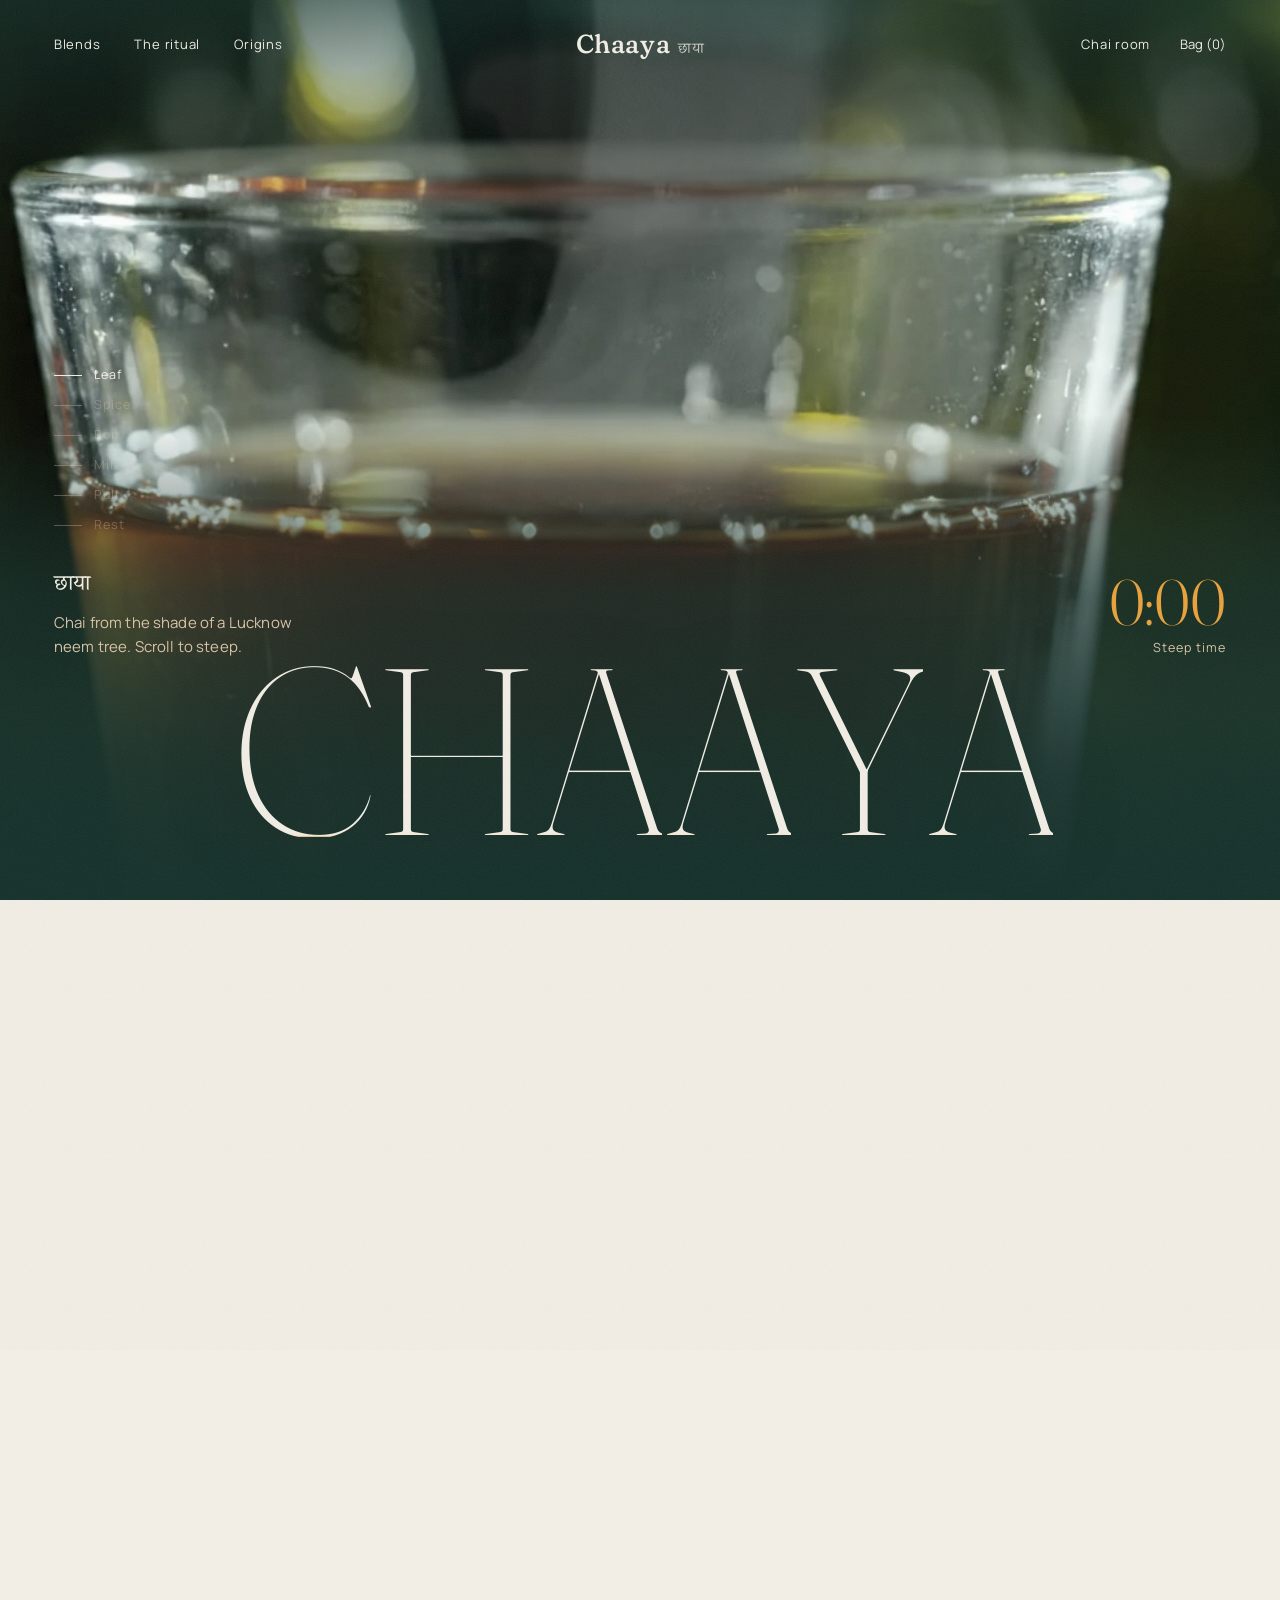
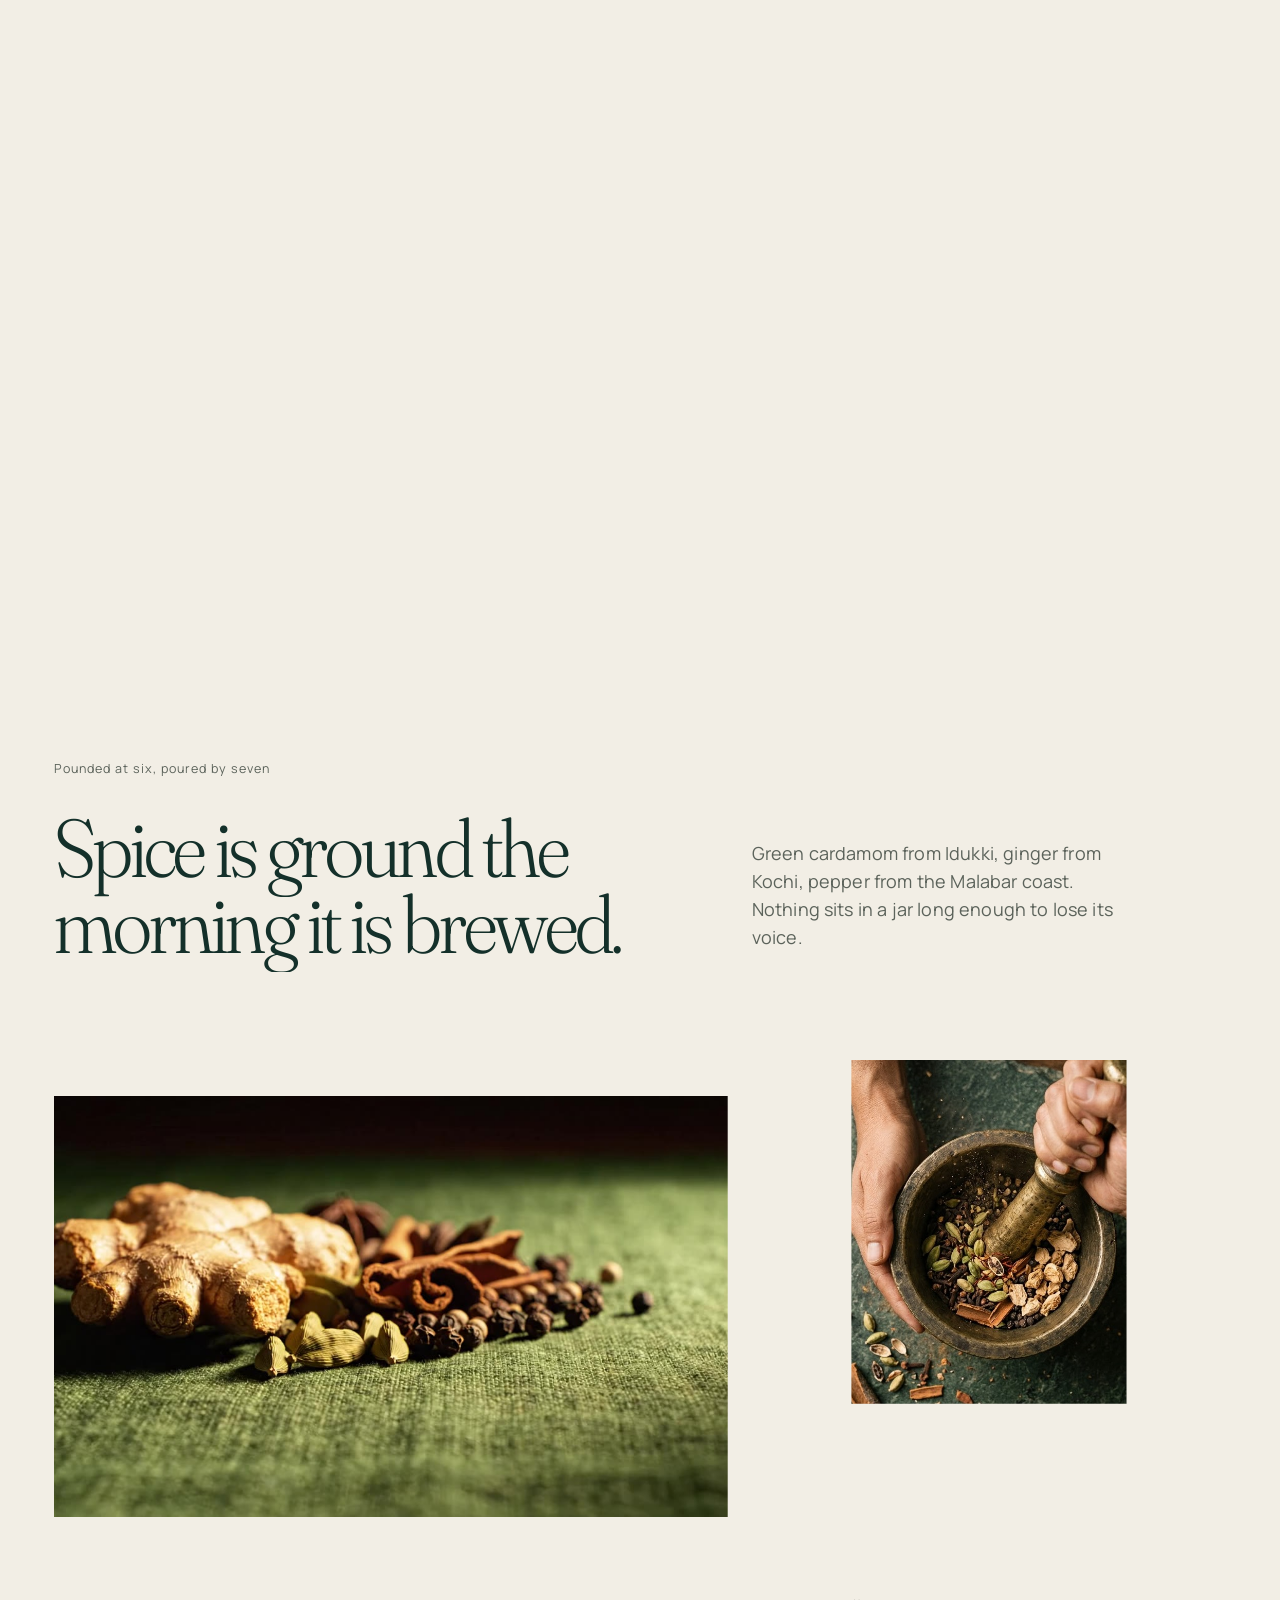
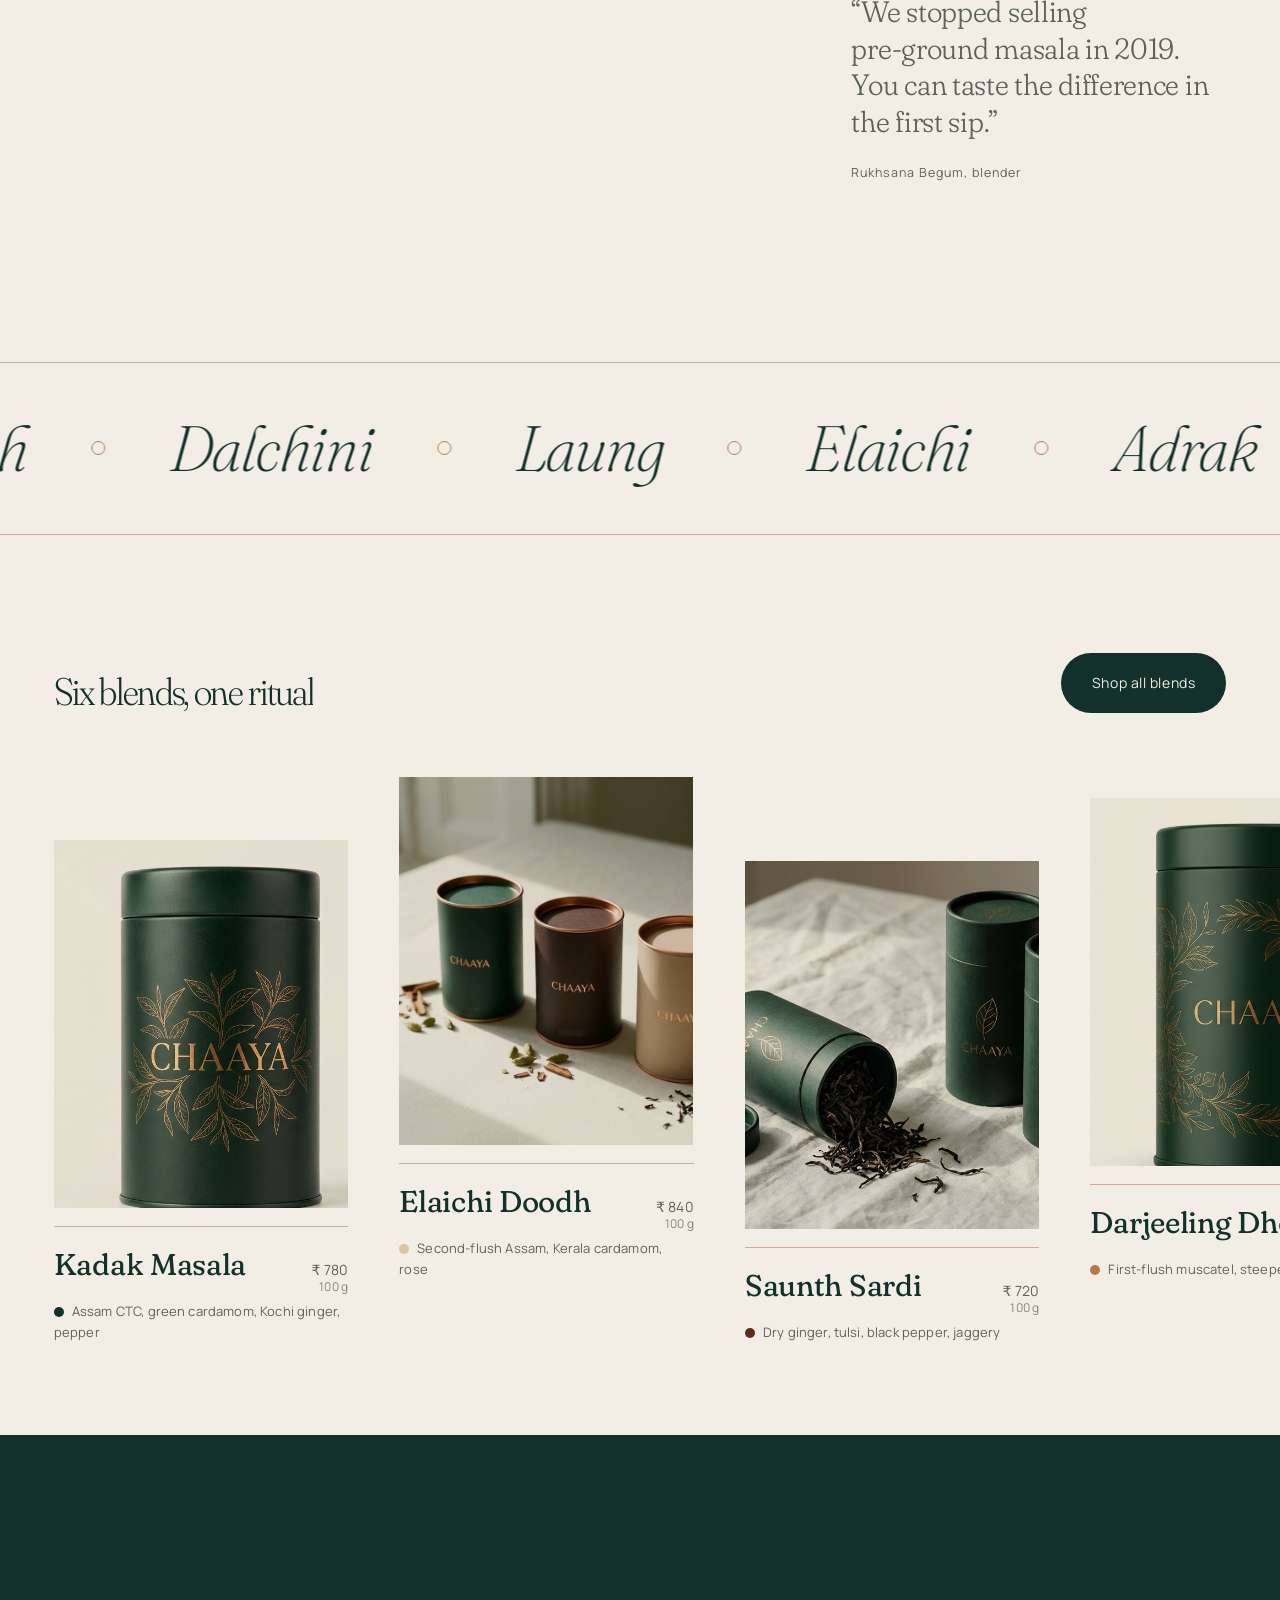
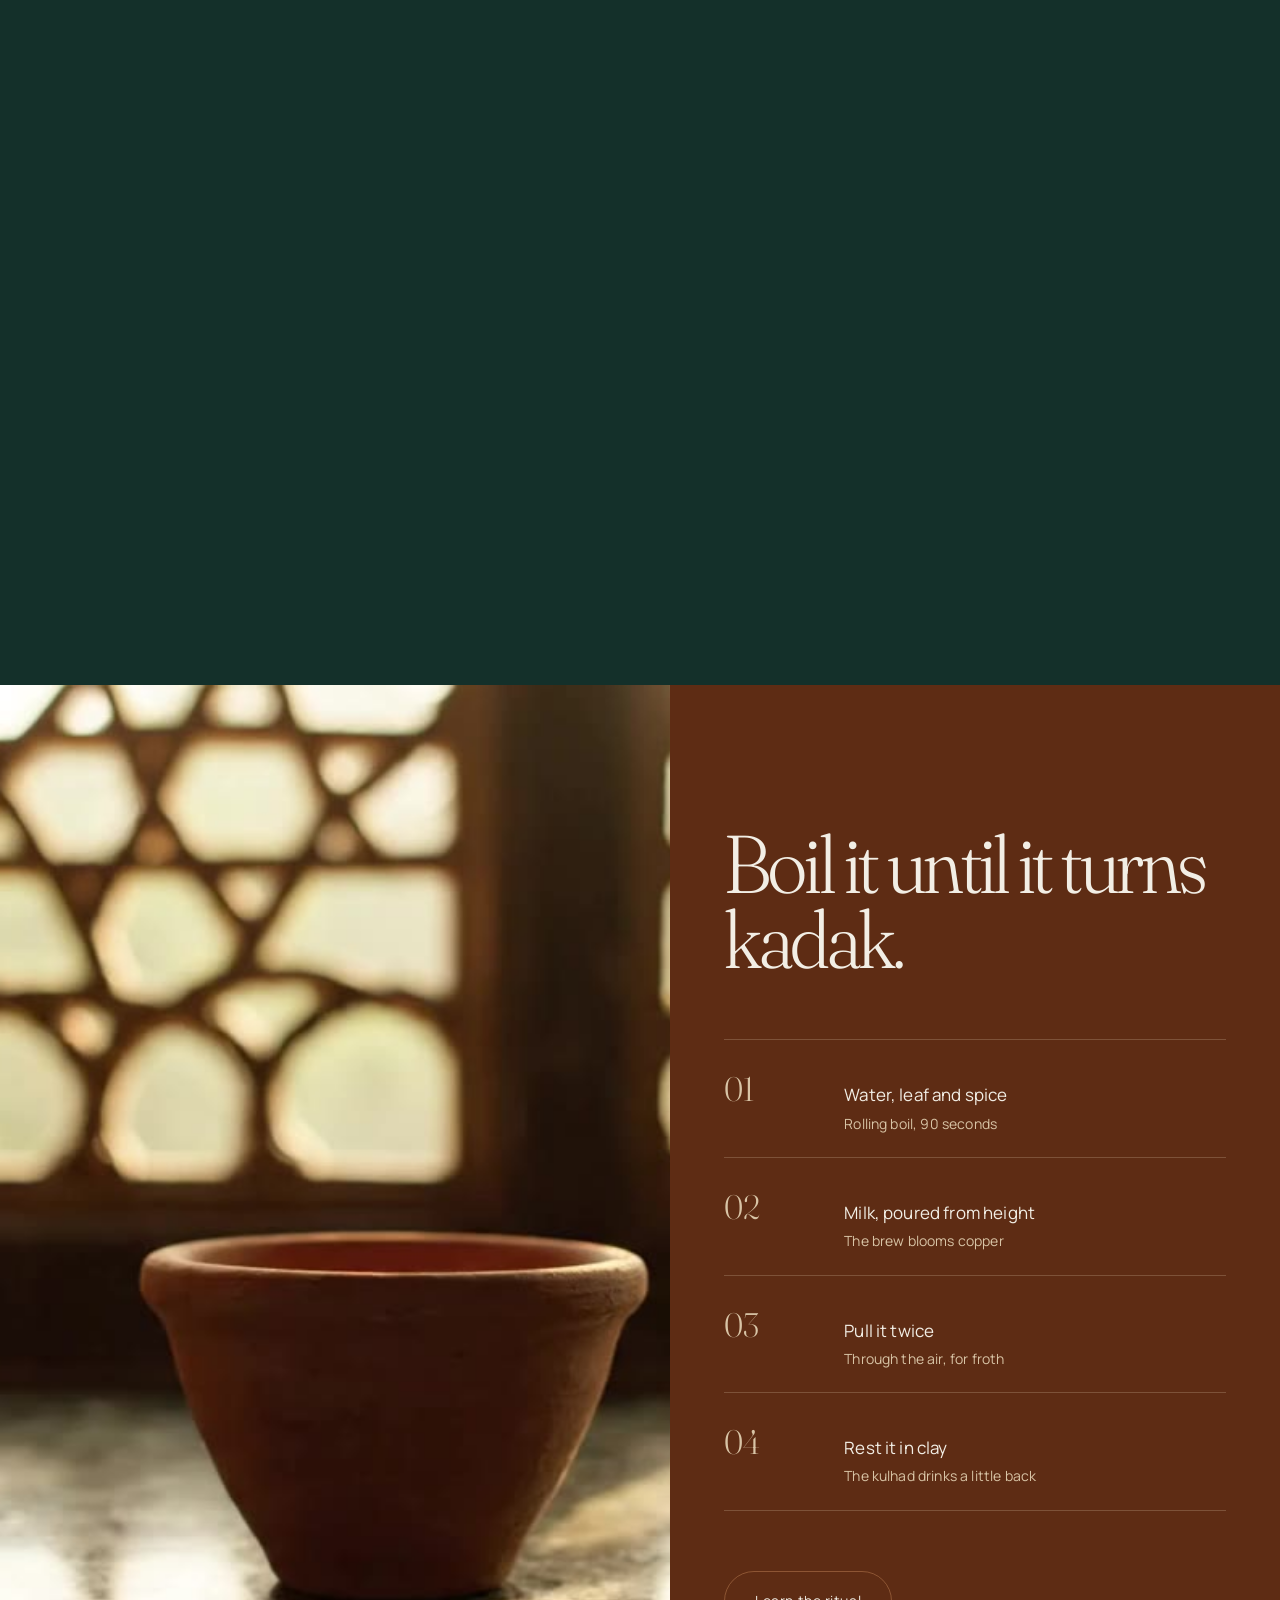
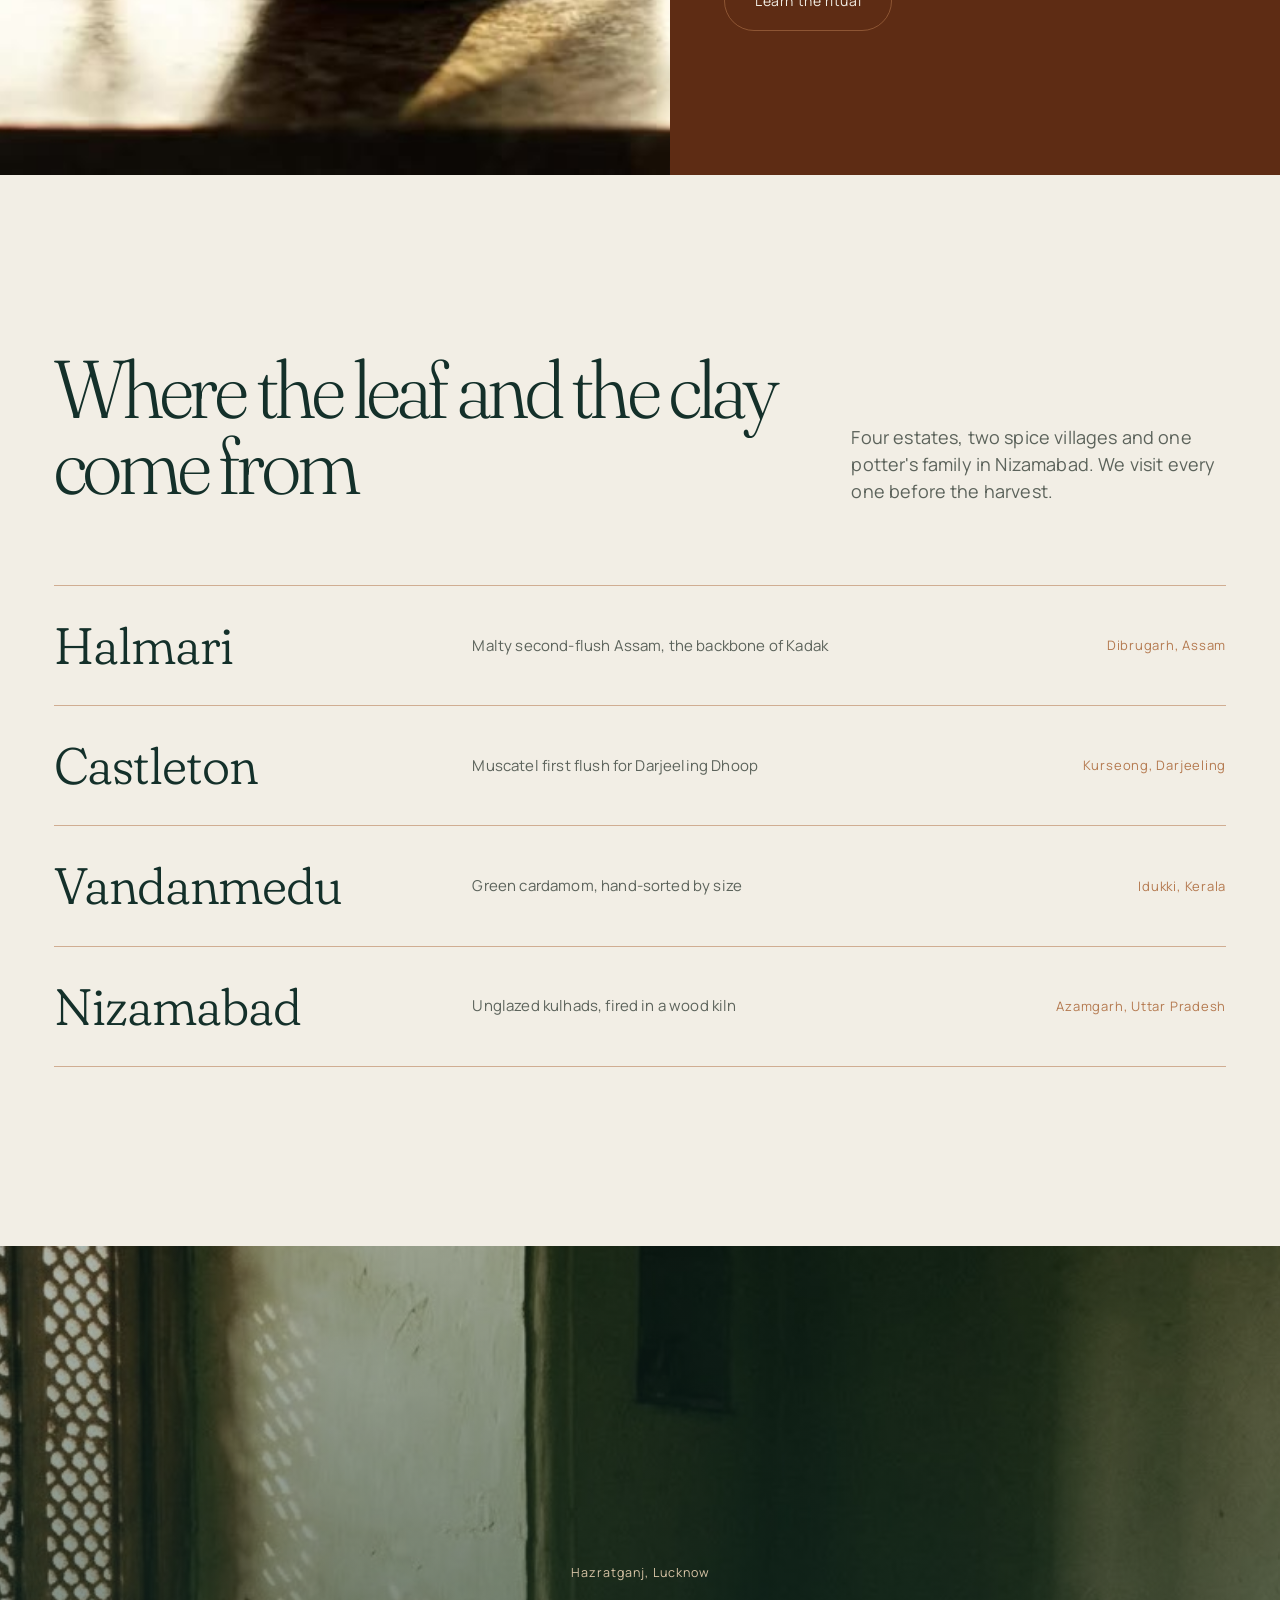
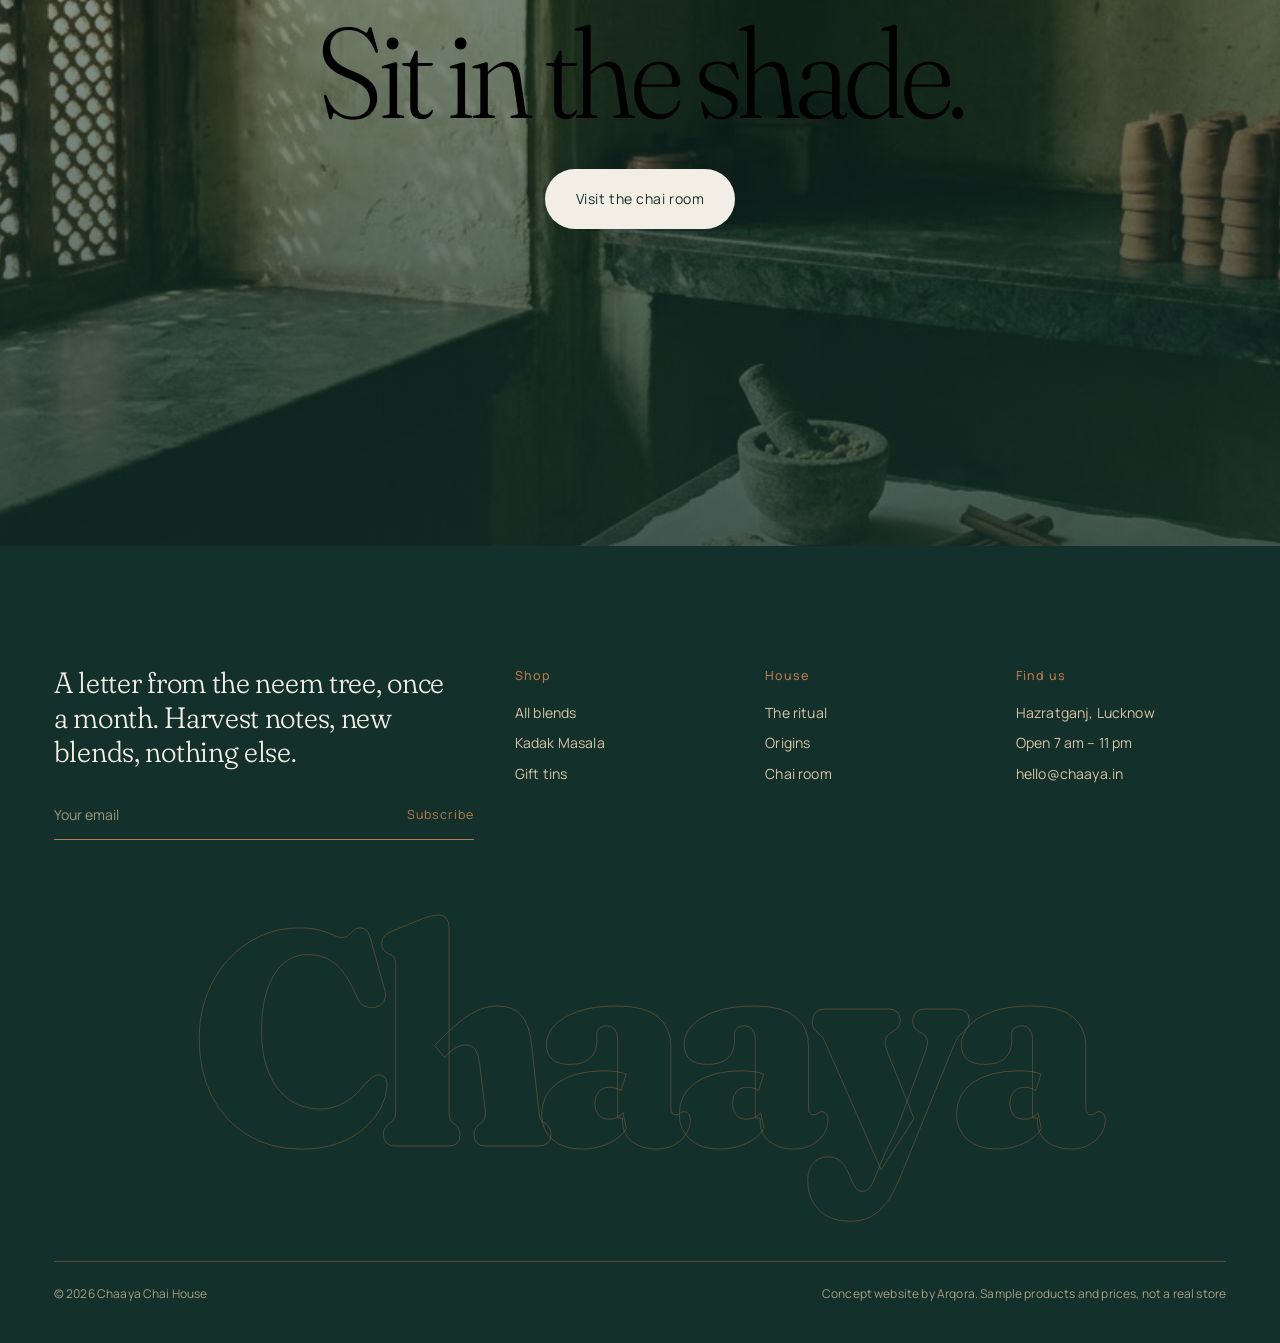
<file: index.html>
<!doctype html><html><head><meta charset=utf8><meta name=viewport content="width=device-width,initial-scale=1"><style>:root{color-scheme:light}body{margin:0;padding:0;font:14px -apple-system,BlinkMacSystemFont,sans-serif;background:#fff;color:#000}img{max-width:100%}[hidden]:not([hidden=until-found i]){display:none!important}</style></head><body>
<!doctype html><html lang="en"><head><meta charset="utf-8"><meta name="viewport" content="width=device-width,initial-scale=1">
<title>Chaaya — Chai from the shade</title><meta name="description" content="Chaaya is a Lucknow chai house: single-estate Assam, spice ground each morning, served in clay."><meta name="theme-color" content="#14302A">
<link rel="preload" href="assets/fonts/fraunces-latin-full-normal.woff2" as="font" type="font/woff2" crossorigin>
<link rel="stylesheet" href="assets/vendor/lenis.css"><link rel="stylesheet" href="assets/site.css"></head>
<body><div class="loader" aria-hidden="true"><div><svg class="k" viewBox="0 0 100 110"><defs><clipPath id="kc"><path d="M14 18 L86 18 L76 100 L24 100 Z"/></clipPath></defs>
<rect class="fill" x="0" y="100" width="100" height="100" clip-path="url(#kc)"/><path d="M14 18 L86 18 L76 100 L24 100 Z"/><path d="M10 18 L90 18"/></svg>
<p><span class="deva">चाय</span>Steeping</p></div></div><a class="sr" href="#main">Skip to content</a>
<nav class="nav" aria-label="Main"><ul><li><a href="blends.html">Blends</a></li><li><a href="ritual.html">The ritual</a></li><li><a href="origins.html">Origins</a></li></ul>
<a class="mark" href="index.html" aria-label="CHAAYA home">Chaaya<small class="deva">छाया</small></a>
<div class="r"><a href="visit.html">Chai room</a><button class="bagbtn" aria-haspopup="dialog">Bag (<span class="bagn">0</span>)</button></div></nav>
<main id="main">
<section class="steep" aria-label="The steep">
 <div class="stage">
  <div class="media"><canvas class="seq" aria-hidden="true"></canvas><img class="kend" src="media/kulhad-end.jpg" alt="" aria-hidden="true"><div class="grade"></div><div class="shade"></div><canvas class="steam" aria-hidden="true"></canvas></div>
  <h1 class="word" aria-label="Chaaya"><span>C</span><span>H</span><span>A</span><span>A</span><span>Y</span><span>A</span></h1>
  <div class="notes" aria-hidden="true"><i>Leaf</i><i>Spice</i><i>Boil</i><i>Milk</i><i>Pull</i><i>Rest</i></div>
  <p class="cap"><span class="deva">छाया</span>Chai from the shade of a Lucknow neem tree. Scroll to steep.</p>
  <div class="timer" aria-hidden="true"><b>0:00</b><span>Steep time</span></div>
  
 </div>
</section>

<section class="ed ch-paper" id="blend">
 <div class="ed-grid">
  <div style="grid-column:1/7"><p class="meta" style="margin-bottom:34px">Pounded at six, poured by seven</p>
   <h2 class="display h2" data-split="lines">Spice is ground the morning it is brewed.</h2></div>
  <div style="grid-column:8/12;padding-bottom:12px"><p class="lede" data-split="lines">Green cardamom from Idukki, ginger from Kochi, pepper from the Malabar coast. Nothing sits in a jar long enough to lose its voice.</p></div>
  <figure class="kulhad-clip" data-kulhad style="grid-column:1/8;aspect-ratio:16/10;margin-top:12vh"><video data-auto muted playsinline poster="media/spice.jpg" src="media/spice.mp4" aria-label="Cardamom, ginger and tea leaves falling"></video></figure>
  <figure class="kulhad-clip" data-kulhad style="grid-column:9/12;aspect-ratio:4/5;align-self:start;margin-top:8vh"><img src="media/mortar2.jpg" alt="Hands pounding spice in a brass mortar" loading="lazy"></figure>
  <div style="grid-column:9/13;align-self:end;margin-top:6vh"><p class="drop" data-split="lines">“We stopped selling pre-ground masala in 2019. You can taste the difference in the first sip.”</p><p class="meta" style="margin-top:22px">Rukhsana Begum, blender</p></div>
 </div>
</section>

<div class="mq ch-paper" aria-hidden="true"><div class="mq-in" data-marquee><span>Elaichi</span><span>Adrak</span><span>Kali mirch</span><span>Dalchini</span><span>Laung</span><span>Elaichi</span><span>Adrak</span><span>Kali mirch</span><span>Dalchini</span><span>Laung</span></div></div>

<section class="hz ch-paper" id="tins" data-pin-horizontal>
 <div class="head"><h2 class="display h3" data-split="lines">Six blends, one ritual</h2><a class="btn solid" href="blends.html" data-magnetic style="background:var(--patti);color:var(--bhaap)">Shop all blends</a></div>
 <div class="track"><a class="tin" href="blend.html" data-cat="masala" data-cursor="Taste" style="--sw:#14302A"><div class="ph" data-skew><img src="media/tin.jpg" alt="Bottle-green Chaaya tin with copper leaf engraving" loading="lazy"><img src="media/open.jpg" alt="A Chaaya tin tipped over, loose Assam leaf spilling on linen" loading="lazy"></div>
<div class="row"><h3>Kadak Masala</h3><span>₹ 780<small>100 g</small></span></div><p class="notes"><i class="swatch" style="background:#14302A"></i>Assam CTC, green cardamom, Kochi ginger, pepper</p></a><a class="tin" href="blend.html" data-cat="masala" data-cursor="Taste" style="--sw:#D8C4A6"><div class="ph" data-skew><img src="media/tins2.jpg" alt="Three Chaaya tins in green, brew-brown and milk-tea" loading="lazy"><img src="media/marble1.jpg" alt="Elaichi Doodh" loading="lazy"></div>
<div class="row"><h3>Elaichi Doodh</h3><span>₹ 840<small>100 g</small></span></div><p class="notes"><i class="swatch" style="background:#D8C4A6"></i>Second-flush Assam, Kerala cardamom, rose</p></a><a class="tin" href="blend.html" data-cat="wellness" data-cursor="Taste" style="--sw:#5E2C14"><div class="ph" data-skew><img src="media/linen.jpg" alt="Green Chaaya tins with loose leaf spilling onto linen" loading="lazy"><img src="media/hands.jpg" alt="Saunth Sardi" loading="lazy"></div>
<div class="row"><h3>Saunth Sardi</h3><span>₹ 720<small>100 g</small></span></div><p class="notes"><i class="swatch" style="background:#5E2C14"></i>Dry ginger, tulsi, black pepper, jaggery</p></a><a class="tin" href="blend.html" data-cat="single" data-cursor="Taste" style="--sw:#B4794F"><div class="ph" data-skew><img src="media/tin2.jpg" alt="Green Chaaya tin with a copper wreath" loading="lazy"><img src="media/estate2.jpg" alt="Mist over Darjeeling tea terraces" loading="lazy"></div>
<div class="row"><h3>Darjeeling Dhoop</h3><span>₹ 1,240<small>50 g</small></span></div><p class="notes"><i class="swatch" style="background:#B4794F"></i>First-flush muscatel, steeped short, no milk</p></a><a class="tin" href="blend.html" data-cat="masala" data-cursor="Taste" style="--sw:#E9A23B"><div class="ph" data-skew><img src="media/tray.jpg" alt="Kulhad of spiced tea on a hammered brass tray with saffron" loading="lazy"><img src="media/marble2.jpg" alt="Kulhad of chai beside a hammered copper degchi" loading="lazy"></div>
<div class="row"><h3>Kesar Kulhad</h3><span>₹ 960<small>50 g</small></span></div><p class="notes"><i class="swatch" style="background:#E9A23B"></i>Assam, Kashmiri saffron, green cardamom</p></a><a class="tin" href="blend.html" data-cat="gift" data-cursor="Taste" style="--sw:#5C635B"><div class="ph" data-skew><img src="media/tins1.jpg" alt="Three Chaaya tins on handmade paper in window light" loading="lazy"><img src="media/gift.jpg" alt="Chaaya gift box with two tins in a green chai room" loading="lazy"></div>
<div class="row"><h3>Chaaya Gift Trio</h3><span>₹ 2,200<small>3 tins</small></span></div><p class="notes"><i class="swatch" style="background:#5C635B"></i>Kadak, Elaichi and Saunth in a clay-lined box</p></a></div>
</section>

<section class="ritual-t ch-kadak" id="ritual">
 <div class="vid"><video data-auto muted playsinline poster="media/kettle.jpg" src="media/kettle.mp4" aria-label="Chai poured from a copper degchi into a kulhad"></video></div>
 <div class="txt">
  <div><h2 class="display h2" data-split="lines">Boil it until it turns kadak.</h2></div>
  <ol class="steps">
   <li><b>01</b><span>Water, leaf and spice<em>Rolling boil, 90 seconds</em></span></li>
   <li><b>02</b><span>Milk, poured from height<em>The brew blooms copper</em></span></li>
   <li><b>03</b><span>Pull it twice<em>Through the air, for froth</em></span></li>
   <li><b>04</b><span>Rest it in clay<em>The kulhad drinks a little back</em></span></li>
  </ol>
  <a class="btn" href="ritual.html" data-magnetic style="align-self:start">Learn the ritual</a>
 </div>
</section>

<section class="ed ch-paper" id="origins">
 <div class="ed-grid" style="margin-bottom:80px"><h2 class="display h2" style="grid-column:1/9" data-split="lines">Where the leaf and the clay come from</h2>
 <p class="lede" style="grid-column:9/13">Four estates, two spice villages and one potter's family in Nizamabad. We visit every one before the harvest.</p></div>
 <ul class="olist">
  <li><a href="origins.html" data-preview="media/estate1.jpg" data-cursor="Sip"><span class="nm">Halmari</span><span class="ds">Malty second-flush Assam, the backbone of Kadak</span><span class="rg">Dibrugarh, Assam</span></a></li>
  <li><a href="origins.html" data-preview="media/estate2.jpg" data-cursor="Sip"><span class="nm">Castleton</span><span class="ds">Muscatel first flush for Darjeeling Dhoop</span><span class="rg">Kurseong, Darjeeling</span></a></li>
  <li><a href="origins.html" data-preview="media/mortar.jpg" data-cursor="Sip"><span class="nm">Vandanmedu</span><span class="ds">Green cardamom, hand-sorted by size</span><span class="rg">Idukki, Kerala</span></a></li>
  <li><a href="origins.html" data-preview="media/potter.jpg" data-cursor="Sip"><span class="nm">Nizamabad</span><span class="ds">Unglazed kulhads, fired in a wood kiln</span><span class="rg">Azamgarh, Uttar Pradesh</span></a></li>
 </ul>
</section>

<section class="visit-b" id="visit">
 <img src="media/room1.jpg" alt="The Chaaya chai room with a carved jaali screen" data-parallax="0.12">
 <div class="in2"><p class="meta" style="color:var(--doodh)">Hazratganj, Lucknow</p><h2 class="display h1" data-split="chars">Sit in the shade.</h2><a class="btn solid" href="visit.html" data-magnetic>Visit the chai room</a></div>
</section>
<div class="preview" aria-hidden="true"><img alt=""></div>
</main>
<footer class="foot ch-dark">
<div class="cols">
 <div><p class="drop" style="color:var(--bhaap)">A letter from the neem tree, once a month. Harvest notes, new blends, nothing else.</p>
 <form class="news" data-concept><label class="sr" for="em">Email</label><input id="em" type="email" placeholder="Your email" required><button class="meta" type="submit">Subscribe</button></form></div>
 <div><h4>Shop</h4><ul><li><a href="blends.html">All blends</a></li><li><a href="blend.html">Kadak Masala</a></li><li><a href="blends.html">Gift tins</a></li></ul></div>
 <div><h4>House</h4><ul><li><a href="ritual.html">The ritual</a></li><li><a href="origins.html">Origins</a></li><li><a href="visit.html">Chai room</a></li></ul></div>
 <div><h4>Find us</h4><ul><li>Hazratganj, Lucknow</li><li>Open 7 am – 11 pm</li><li>hello@chaaya.in</li></ul></div>
</div>
<div class="big" aria-hidden="true">Chaaya</div>
<div class="fine"><span>© 2026 Chaaya Chai House</span><span>Concept website by Arqora. Sample products and prices, not a real store</span></div>
</footer>
<aside class="bag" role="dialog" aria-label="Your bag" aria-hidden="true"><button class="x">Close</button><h2>Your bag</h2><ul></ul><div class="tot"><span>Subtotal</span><b>₹ 0</b></div><a class="btn solid" href="#" style="background:var(--patti);color:var(--bhaap);justify-content:center">Checkout</a><p style="font-size:12px;color:var(--dhuaan)">Concept store. Nothing is charged.</p></aside><div class="bag-veil"></div>
<div class="cur" aria-hidden="true"><span></span></div><div class="curtain-label" aria-hidden="true"></div><svg class="curtain" aria-hidden="true"><path class="milk"/><path class="tea"/></svg>
<script src="assets/vendor/gsap.min.js"></script><script src="assets/vendor/ScrollTrigger.min.js"></script><script src="assets/vendor/SplitText.min.js"></script>
<script src="assets/vendor/Flip.min.js"></script><script src="assets/vendor/CustomEase.min.js"></script><script src="assets/vendor/lenis.min.js"></script>
<script src="media/manifest.js"></script><script src="assets/motion-kit.js"></script><script src="assets/site.js"></script>
</body></html>
</body></html>
</file>
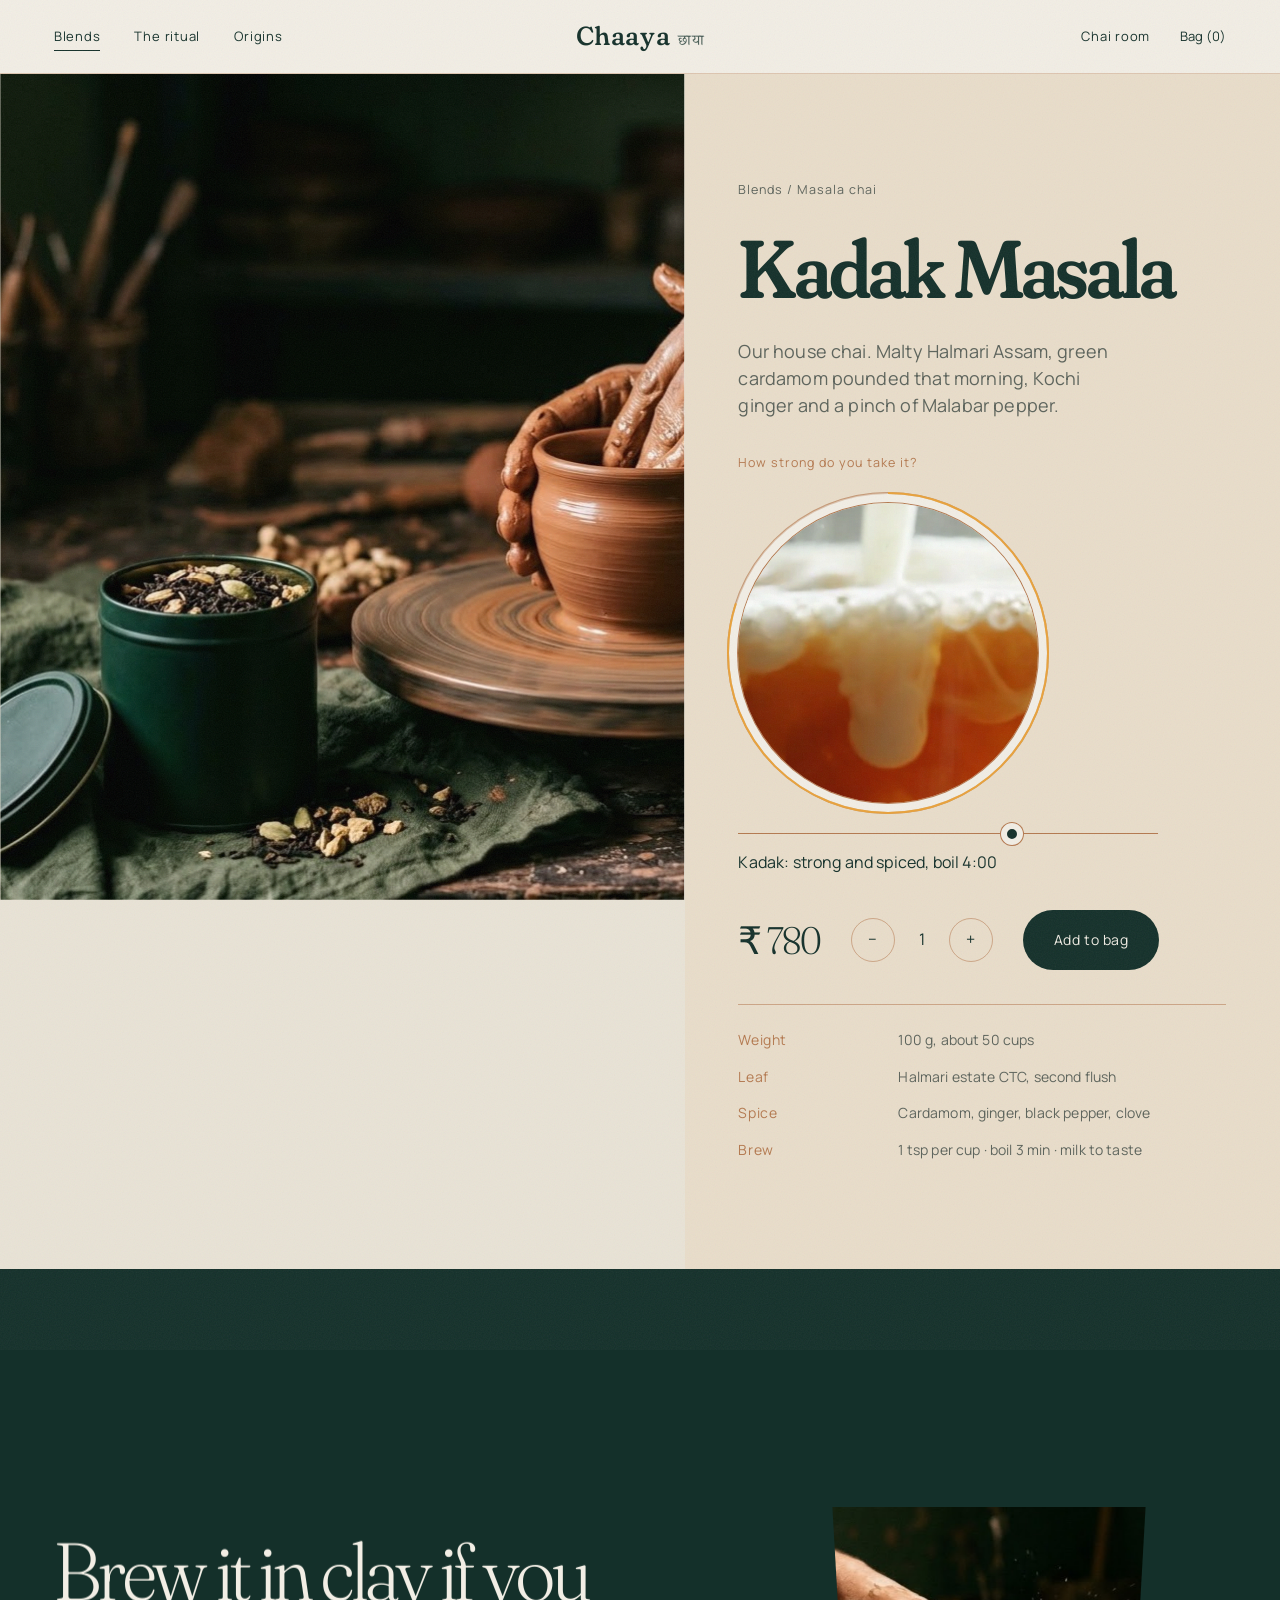
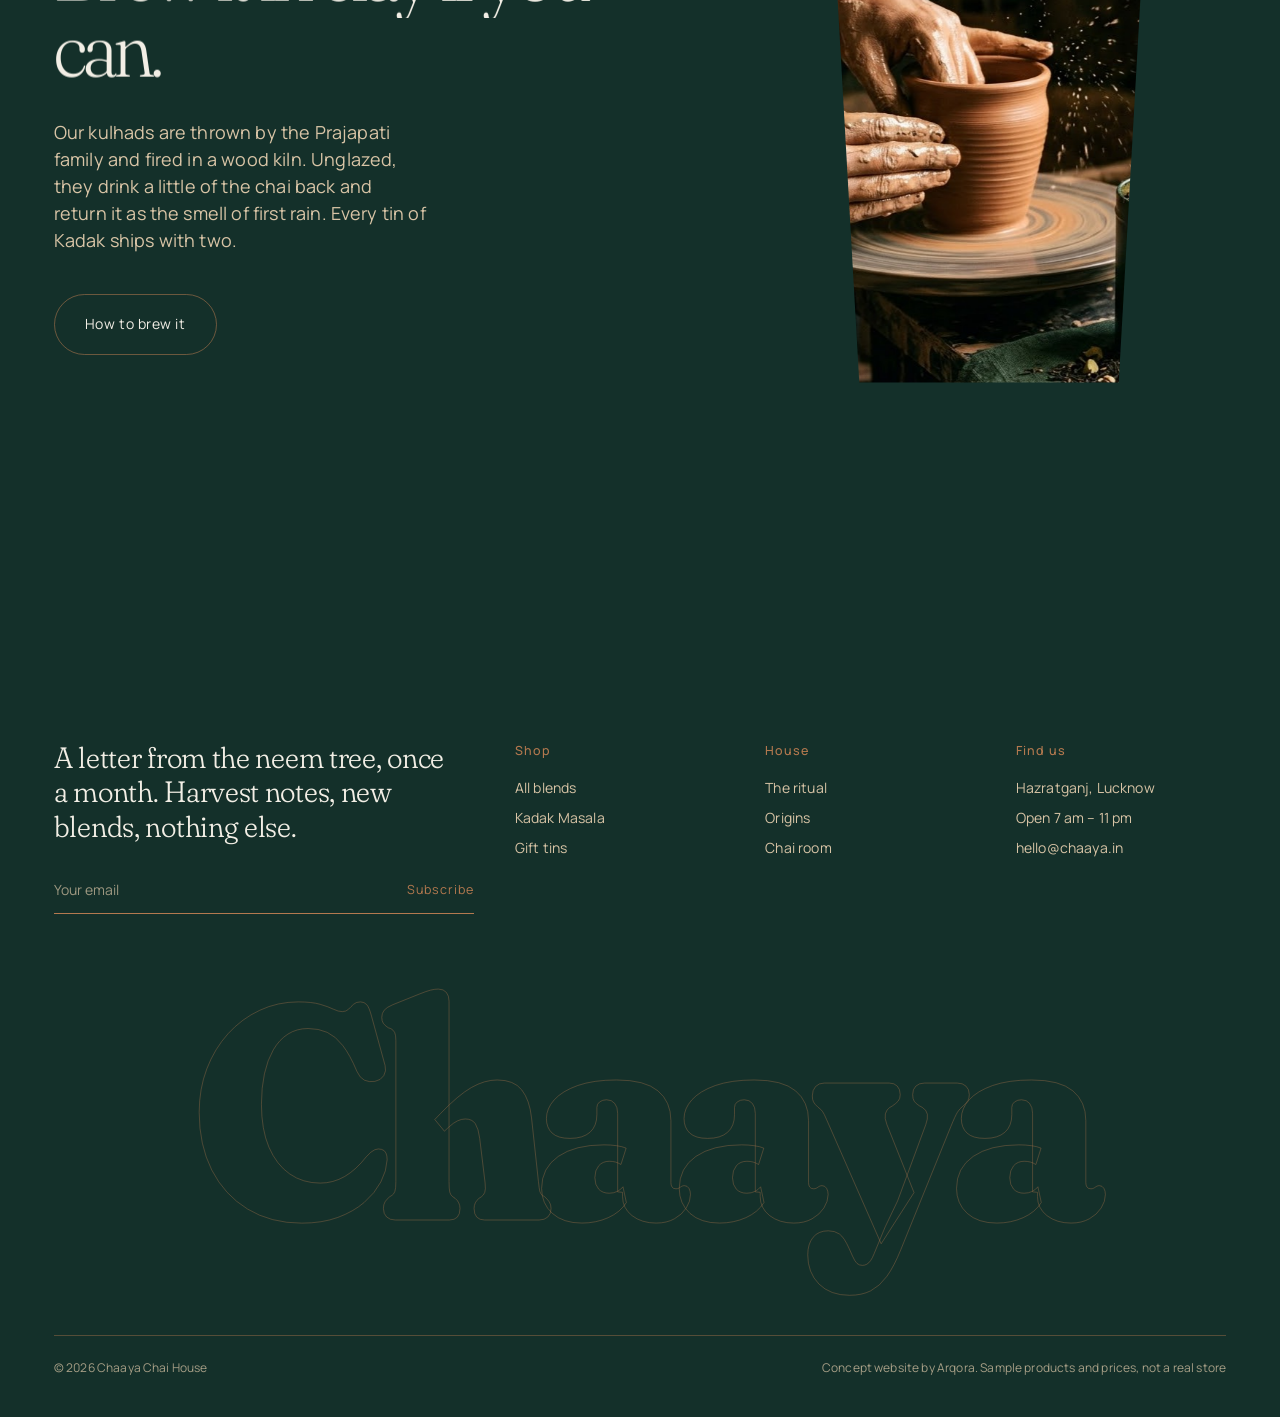
<file: blend.html>
<!doctype html><html lang="en"><head><meta charset="utf-8"><meta name="viewport" content="width=device-width,initial-scale=1">
<title>Kadak Masala — Chaaya</title><meta name="description" content="Kadak Masala: Halmari Assam with cardamom ground each morning."><meta name="theme-color" content="#14302A">
<link rel="preload" href="assets/fonts/fraunces-latin-full-normal.woff2" as="font" type="font/woff2" crossorigin>
<link rel="stylesheet" href="assets/vendor/lenis.css"><link rel="stylesheet" href="assets/site.css"></head>
<body><a class="sr" href="#main">Skip to content</a>
<nav class="nav" aria-label="Main"><ul><li><a href="blends.html" aria-current=page>Blends</a></li><li><a href="ritual.html">The ritual</a></li><li><a href="origins.html">Origins</a></li></ul>
<a class="mark" href="index.html" aria-label="CHAAYA home">Chaaya<small class="deva">छाया</small></a>
<div class="r"><a href="visit.html">Chai room</a><button class="bagbtn" aria-haspopup="dialog">Bag (<span class="bagn">0</span>)</button></div></nav>
<main id="main">
<section class="pdp ch-paper">
 <div class="gal"><div class="sticky" data-kulhad><img src="media/potter2.jpg" alt="Kadak Masala tin in bottle green with a copper lid"></div></div>
 <div class="info">
  <p class="crumbs"><a href="blends.html">Blends</a> / Masala chai</p>
  <h1 class="display h2">Kadak Masala</h1>
  <p class="lede" style="color:var(--dhuaan)">Our house chai. Malty Halmari Assam, green cardamom pounded that morning, Kochi ginger and a pinch of Malabar pepper.</p>
  <div class="strength"><label class="meta" for="strength">How strong do you take it?</label>
   <div class="cupw"><div class="cup" aria-hidden="true"><canvas width="600" height="600"></canvas></div><svg class="ring" viewBox="0 0 328 328" aria-hidden="true"><circle cx="164" cy="164" r="160" stroke="rgba(180,121,79,.35)"/><circle class="boil" cx="164" cy="164" r="160" stroke="#E9A23B" transform="rotate(-90 164 164)"/></svg></div><input id="strength" type="range" min="0" max="100" value="66" aria-valuetext="Kadak, strong and spiced"><p id="strengthLabel" style="color:var(--patti)"></p></div>
  <div style="display:flex;align-items:center;gap:30px;flex-wrap:wrap"><span class="display h3">₹ 780</span>
   <div class="qty"><button data-d="-1" aria-label="Less">−</button><span id="q">1</span><button data-d="1" aria-label="More">+</button></div>
   <button class="btn solid" id="add" data-magnetic style="background:var(--patti);color:var(--bhaap)">Add to bag</button></div>
  <dl class="spec"><dt>Weight</dt><dd>100 g, about 50 cups</dd><dt>Leaf</dt><dd>Halmari estate CTC, second flush</dd><dt>Spice</dt><dd>Cardamom, ginger, black pepper, clove</dd><dt>Brew</dt><dd>1 tsp per cup · boil 3 min · milk to taste</dd></dl>
 </div>
</section>
<section class="ed ch-dark"><div class="ed-grid" style="align-items:center"><div style="grid-column:1/7"><h2 class="display h2" data-split="lines">Brew it in clay if you can.</h2>
<p class="lede" style="margin-top:34px;color:var(--doodh)">Our kulhads are thrown by the Prajapati family and fired in a wood kiln. Unglazed, they drink a little of the chai back and return it as the smell of first rain. Every tin of Kadak ships with two.</p>
<a class="btn" href="ritual.html" data-magnetic style="margin-top:40px">How to brew it</a></div>
<figure class="kulhad-clip" data-kulhad style="grid-column:8/13;aspect-ratio:4/5"><img src="media/potter.jpg" alt="Potter's hands shaping a kulhad on a wheel beside a green Chaaya tin"></figure></div></section>
<div class="toast" role="status" aria-live="polite"></div>
</main>
<footer class="foot ch-dark">
<div class="cols">
 <div><p class="drop" style="color:var(--bhaap)">A letter from the neem tree, once a month. Harvest notes, new blends, nothing else.</p>
 <form class="news" data-concept><label class="sr" for="em">Email</label><input id="em" type="email" placeholder="Your email" required><button class="meta" type="submit">Subscribe</button></form></div>
 <div><h4>Shop</h4><ul><li><a href="blends.html">All blends</a></li><li><a href="blend.html">Kadak Masala</a></li><li><a href="blends.html">Gift tins</a></li></ul></div>
 <div><h4>House</h4><ul><li><a href="ritual.html">The ritual</a></li><li><a href="origins.html">Origins</a></li><li><a href="visit.html">Chai room</a></li></ul></div>
 <div><h4>Find us</h4><ul><li>Hazratganj, Lucknow</li><li>Open 7 am – 11 pm</li><li>hello@chaaya.in</li></ul></div>
</div>
<div class="big" aria-hidden="true">Chaaya</div>
<div class="fine"><span>© 2026 Chaaya Chai House</span><span>Concept website by Arqora. Sample products and prices, not a real store</span></div>
</footer>
<aside class="bag" role="dialog" aria-label="Your bag" aria-hidden="true"><button class="x">Close</button><h2>Your bag</h2><ul></ul><div class="tot"><span>Subtotal</span><b>₹ 0</b></div><a class="btn solid" href="#" style="background:var(--patti);color:var(--bhaap);justify-content:center">Checkout</a><p style="font-size:12px;color:var(--dhuaan)">Concept store. Nothing is charged.</p></aside><div class="bag-veil"></div>
<div class="cur" aria-hidden="true"><span></span></div><div class="curtain-label" aria-hidden="true"></div><svg class="curtain" aria-hidden="true"><path class="milk"/><path class="tea"/></svg>
<script src="assets/vendor/gsap.min.js"></script><script src="assets/vendor/ScrollTrigger.min.js"></script><script src="assets/vendor/SplitText.min.js"></script>
<script src="assets/vendor/Flip.min.js"></script><script src="assets/vendor/CustomEase.min.js"></script><script src="assets/vendor/lenis.min.js"></script>
<script src="media/manifest.js"></script><script src="assets/motion-kit.js"></script><script src="assets/site.js"></script>
</body></html>
</file>
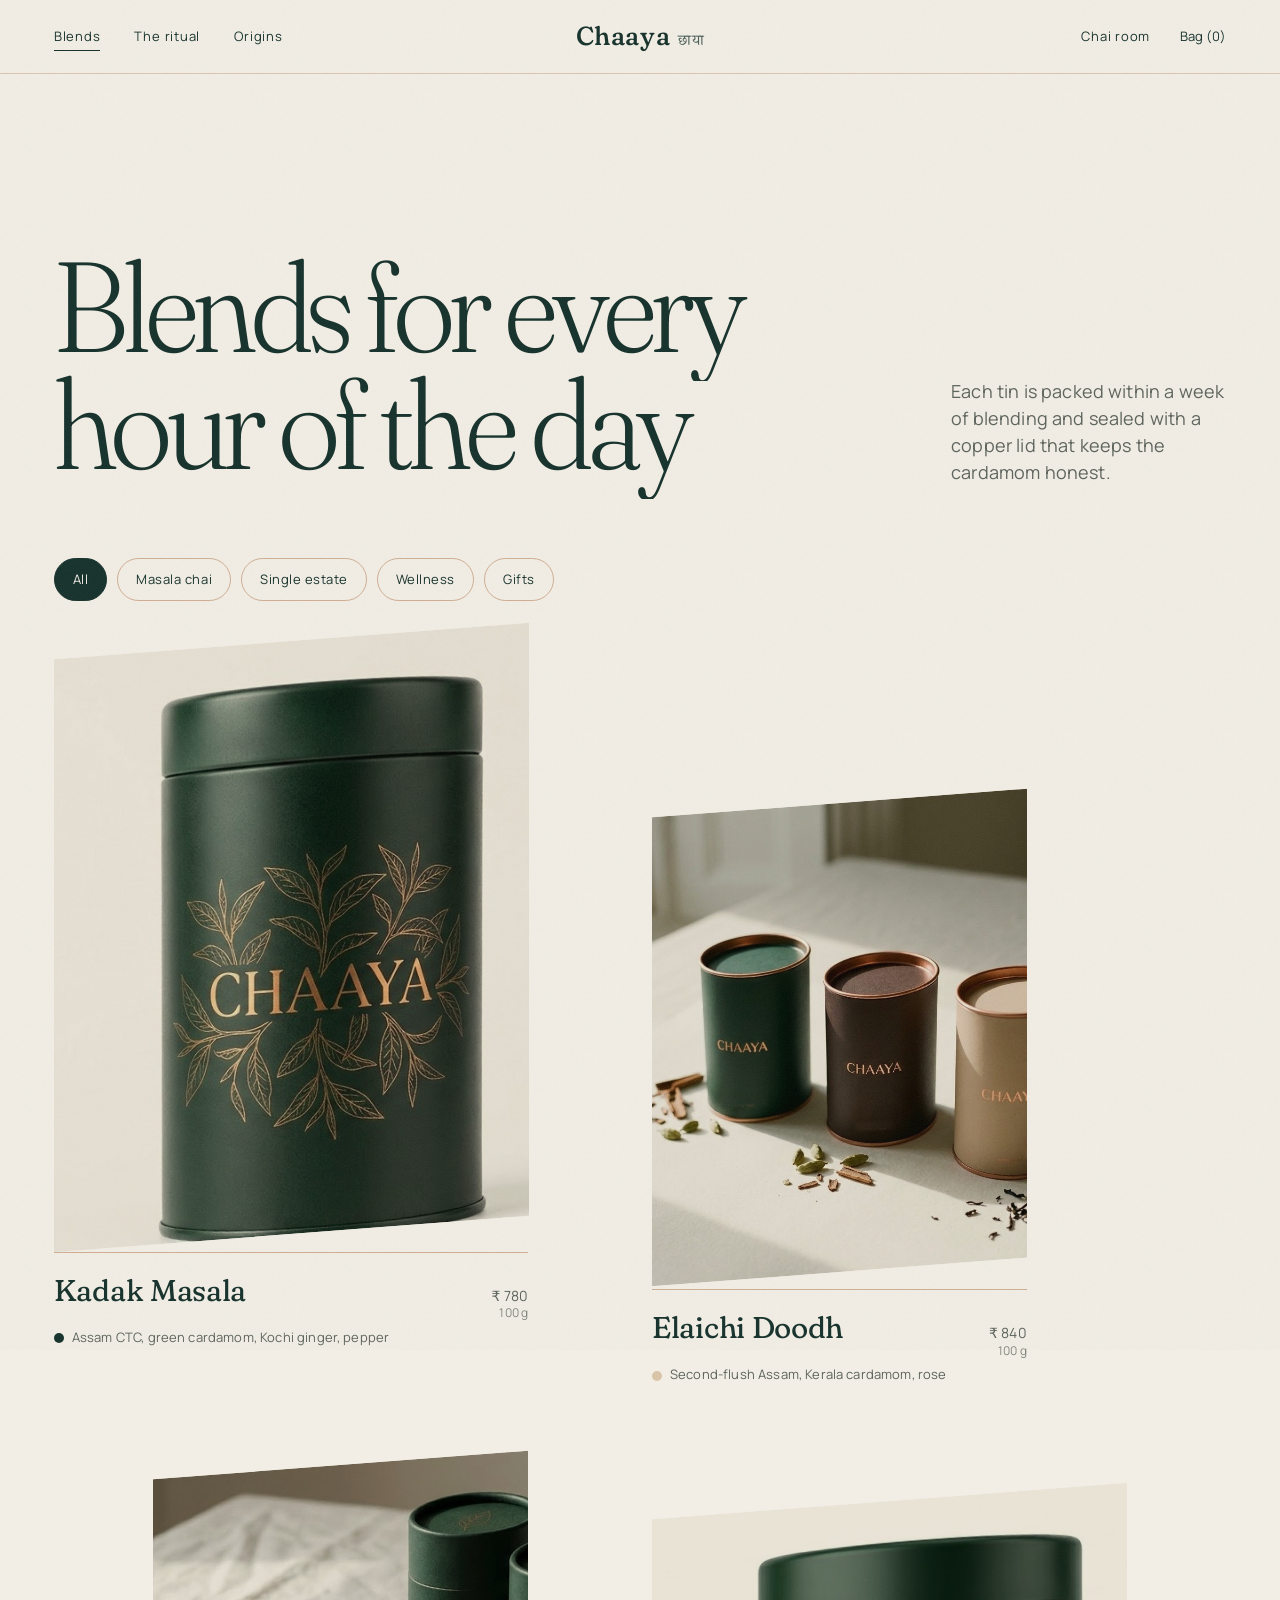
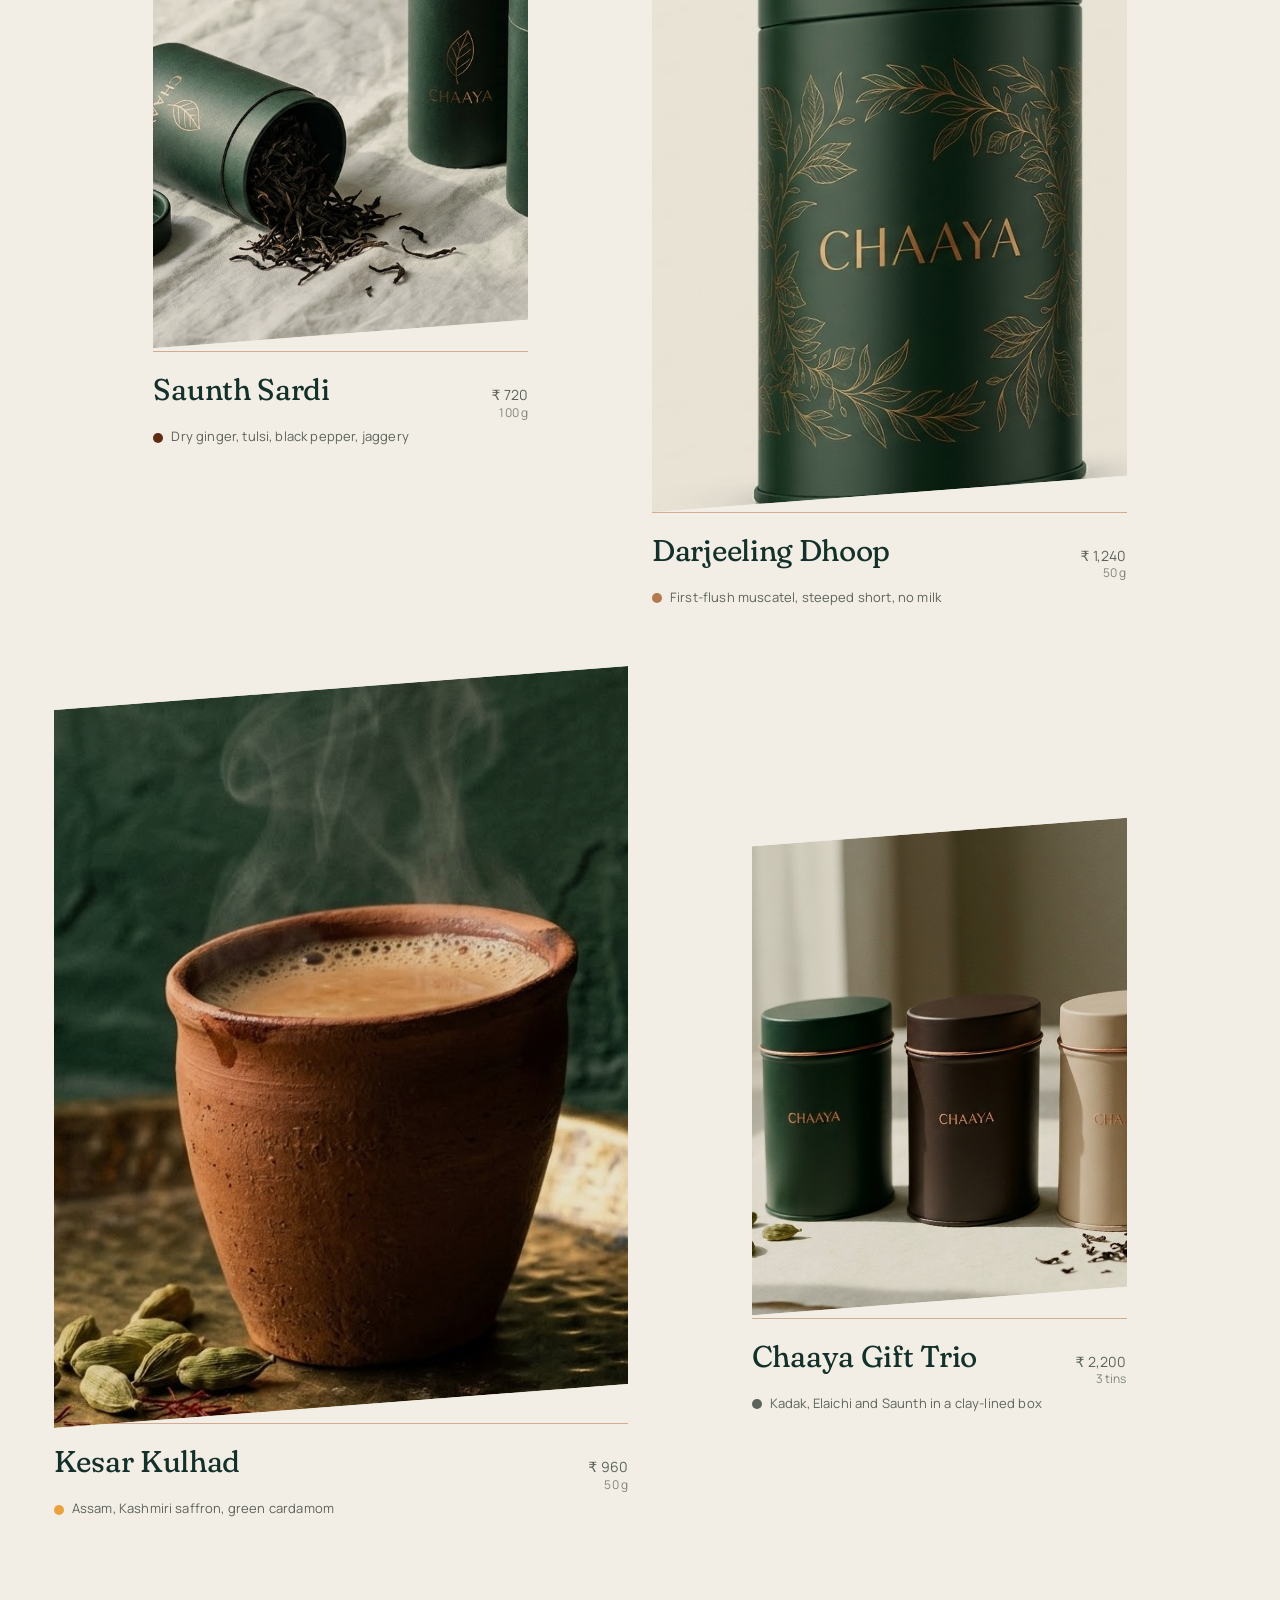
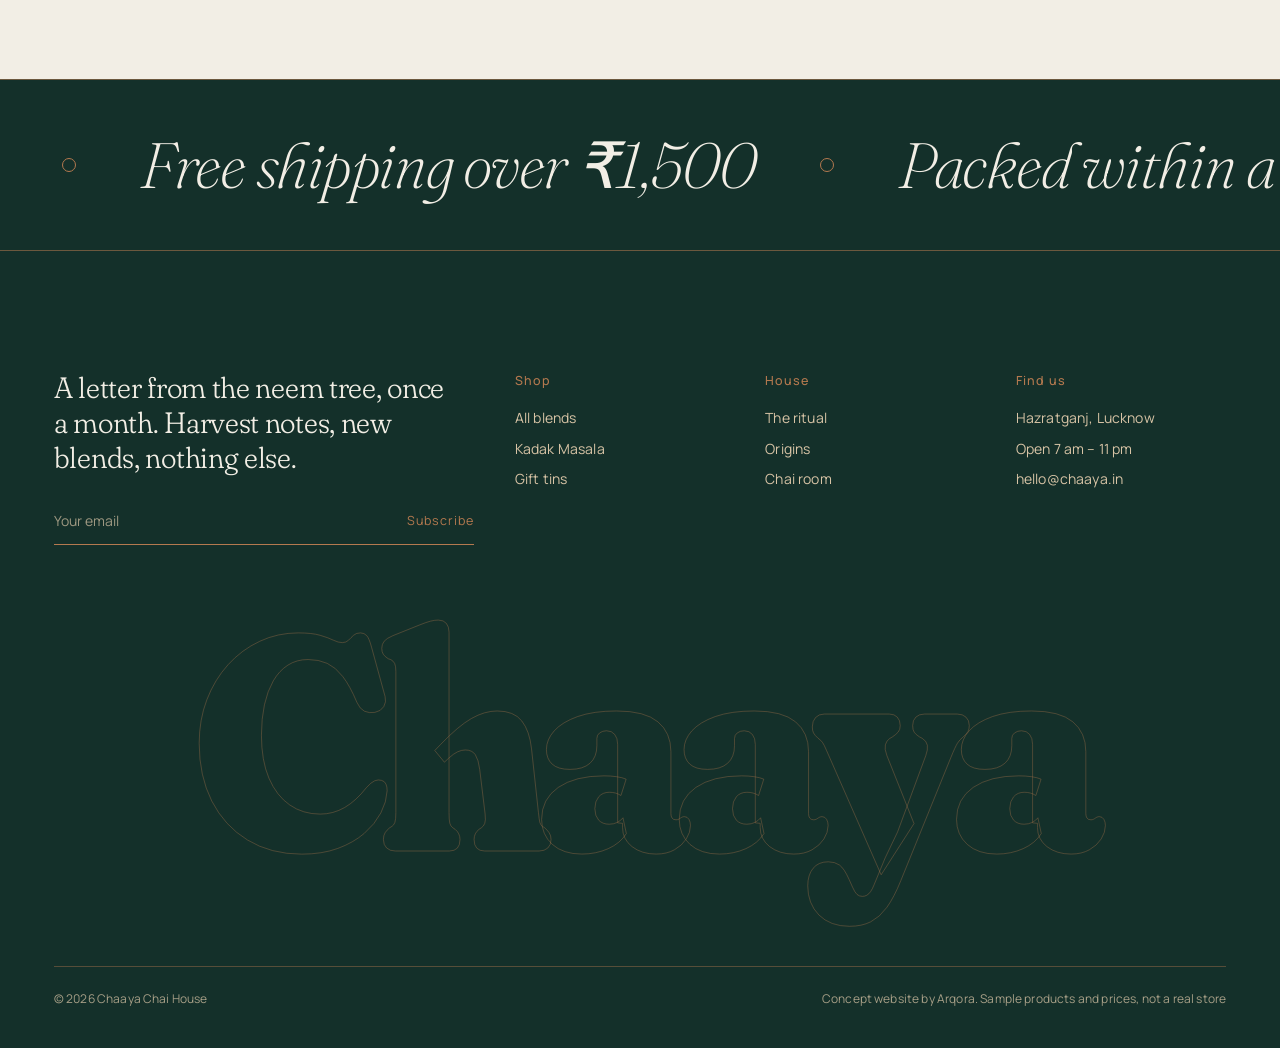
<file: blends.html>
<!doctype html><html lang="en"><head><meta charset="utf-8"><meta name="viewport" content="width=device-width,initial-scale=1">
<title>Blends — Chaaya</title><meta name="description" content="Masala chai, single-estate teas and gift tins from Chaaya."><meta name="theme-color" content="#14302A">
<link rel="preload" href="assets/fonts/fraunces-latin-full-normal.woff2" as="font" type="font/woff2" crossorigin>
<link rel="stylesheet" href="assets/vendor/lenis.css"><link rel="stylesheet" href="assets/site.css"></head>
<body><a class="sr" href="#main">Skip to content</a>
<nav class="nav" aria-label="Main"><ul><li><a href="blends.html" aria-current=page>Blends</a></li><li><a href="ritual.html">The ritual</a></li><li><a href="origins.html">Origins</a></li></ul>
<a class="mark" href="index.html" aria-label="CHAAYA home">Chaaya<small class="deva">छाया</small></a>
<div class="r"><a href="visit.html">Chai room</a><button class="bagbtn" aria-haspopup="dialog">Bag (<span class="bagn">0</span>)</button></div></nav>
<main id="main">
<section class="ph-hero ch-paper"><div style="grid-column:1/10"><h1 class="display h1" data-split="lines">Blends for every hour of the day</h1></div>
<p class="lede" style="grid-column:10/13">Each tin is packed within a week of blending and sealed with a copper lid that keeps the cardamom honest.</p></section>
<div class="ch-paper"><div class="filters" role="group" aria-label="Filter blends">
<button class="chip" data-f="all" aria-pressed="true">All</button><button class="chip" data-f="masala" aria-pressed="false">Masala chai</button>
<button class="chip" data-f="single" aria-pressed="false">Single estate</button><button class="chip" data-f="wellness" aria-pressed="false">Wellness</button><button class="chip" data-f="gift" aria-pressed="false">Gifts</button></div>
<div class="shop"><a class="tin" href="blend.html" data-cat="masala" data-cursor="Taste" style="--sw:#14302A"><div class="ph" data-skew><img src="media/tin.jpg" alt="Bottle-green Chaaya tin with copper leaf engraving" loading="lazy"><img src="media/open.jpg" alt="A Chaaya tin tipped over, loose Assam leaf spilling on linen" loading="lazy"></div>
<div class="row"><h3>Kadak Masala</h3><span>₹ 780<small>100 g</small></span></div><p class="notes"><i class="swatch" style="background:#14302A"></i>Assam CTC, green cardamom, Kochi ginger, pepper</p></a><a class="tin" href="blend.html" data-cat="masala" data-cursor="Taste" style="--sw:#D8C4A6"><div class="ph" data-skew><img src="media/tins2.jpg" alt="Three Chaaya tins in green, brew-brown and milk-tea" loading="lazy"><img src="media/marble1.jpg" alt="Elaichi Doodh" loading="lazy"></div>
<div class="row"><h3>Elaichi Doodh</h3><span>₹ 840<small>100 g</small></span></div><p class="notes"><i class="swatch" style="background:#D8C4A6"></i>Second-flush Assam, Kerala cardamom, rose</p></a><a class="tin" href="blend.html" data-cat="wellness" data-cursor="Taste" style="--sw:#5E2C14"><div class="ph" data-skew><img src="media/linen.jpg" alt="Green Chaaya tins with loose leaf spilling onto linen" loading="lazy"><img src="media/hands.jpg" alt="Saunth Sardi" loading="lazy"></div>
<div class="row"><h3>Saunth Sardi</h3><span>₹ 720<small>100 g</small></span></div><p class="notes"><i class="swatch" style="background:#5E2C14"></i>Dry ginger, tulsi, black pepper, jaggery</p></a><a class="tin" href="blend.html" data-cat="single" data-cursor="Taste" style="--sw:#B4794F"><div class="ph" data-skew><img src="media/tin2.jpg" alt="Green Chaaya tin with a copper wreath" loading="lazy"><img src="media/estate2.jpg" alt="Mist over Darjeeling tea terraces" loading="lazy"></div>
<div class="row"><h3>Darjeeling Dhoop</h3><span>₹ 1,240<small>50 g</small></span></div><p class="notes"><i class="swatch" style="background:#B4794F"></i>First-flush muscatel, steeped short, no milk</p></a><a class="tin" href="blend.html" data-cat="masala" data-cursor="Taste" style="--sw:#E9A23B"><div class="ph" data-skew><img src="media/tray.jpg" alt="Kulhad of spiced tea on a hammered brass tray with saffron" loading="lazy"><img src="media/marble2.jpg" alt="Kulhad of chai beside a hammered copper degchi" loading="lazy"></div>
<div class="row"><h3>Kesar Kulhad</h3><span>₹ 960<small>50 g</small></span></div><p class="notes"><i class="swatch" style="background:#E9A23B"></i>Assam, Kashmiri saffron, green cardamom</p></a><a class="tin" href="blend.html" data-cat="gift" data-cursor="Taste" style="--sw:#5C635B"><div class="ph" data-skew><img src="media/tins1.jpg" alt="Three Chaaya tins on handmade paper in window light" loading="lazy"><img src="media/gift.jpg" alt="Chaaya gift box with two tins in a green chai room" loading="lazy"></div>
<div class="row"><h3>Chaaya Gift Trio</h3><span>₹ 2,200<small>3 tins</small></span></div><p class="notes"><i class="swatch" style="background:#5C635B"></i>Kadak, Elaichi and Saunth in a clay-lined box</p></a></div></div>
<div class="mq ch-dark" aria-hidden="true"><div class="mq-in" data-marquee><span>Free shipping over ₹1,500</span><span>Packed within a week of blending</span><span>Free shipping over ₹1,500</span><span>Packed within a week of blending</span></div></div>
</main>
<footer class="foot ch-dark">
<div class="cols">
 <div><p class="drop" style="color:var(--bhaap)">A letter from the neem tree, once a month. Harvest notes, new blends, nothing else.</p>
 <form class="news" data-concept><label class="sr" for="em">Email</label><input id="em" type="email" placeholder="Your email" required><button class="meta" type="submit">Subscribe</button></form></div>
 <div><h4>Shop</h4><ul><li><a href="blends.html">All blends</a></li><li><a href="blend.html">Kadak Masala</a></li><li><a href="blends.html">Gift tins</a></li></ul></div>
 <div><h4>House</h4><ul><li><a href="ritual.html">The ritual</a></li><li><a href="origins.html">Origins</a></li><li><a href="visit.html">Chai room</a></li></ul></div>
 <div><h4>Find us</h4><ul><li>Hazratganj, Lucknow</li><li>Open 7 am – 11 pm</li><li>hello@chaaya.in</li></ul></div>
</div>
<div class="big" aria-hidden="true">Chaaya</div>
<div class="fine"><span>© 2026 Chaaya Chai House</span><span>Concept website by Arqora. Sample products and prices, not a real store</span></div>
</footer>
<aside class="bag" role="dialog" aria-label="Your bag" aria-hidden="true"><button class="x">Close</button><h2>Your bag</h2><ul></ul><div class="tot"><span>Subtotal</span><b>₹ 0</b></div><a class="btn solid" href="#" style="background:var(--patti);color:var(--bhaap);justify-content:center">Checkout</a><p style="font-size:12px;color:var(--dhuaan)">Concept store. Nothing is charged.</p></aside><div class="bag-veil"></div>
<div class="cur" aria-hidden="true"><span></span></div><div class="curtain-label" aria-hidden="true"></div><svg class="curtain" aria-hidden="true"><path class="milk"/><path class="tea"/></svg>
<script src="assets/vendor/gsap.min.js"></script><script src="assets/vendor/ScrollTrigger.min.js"></script><script src="assets/vendor/SplitText.min.js"></script>
<script src="assets/vendor/Flip.min.js"></script><script src="assets/vendor/CustomEase.min.js"></script><script src="assets/vendor/lenis.min.js"></script>
<script src="media/manifest.js"></script><script src="assets/motion-kit.js"></script><script src="assets/site.js"></script>
</body></html>
</file>
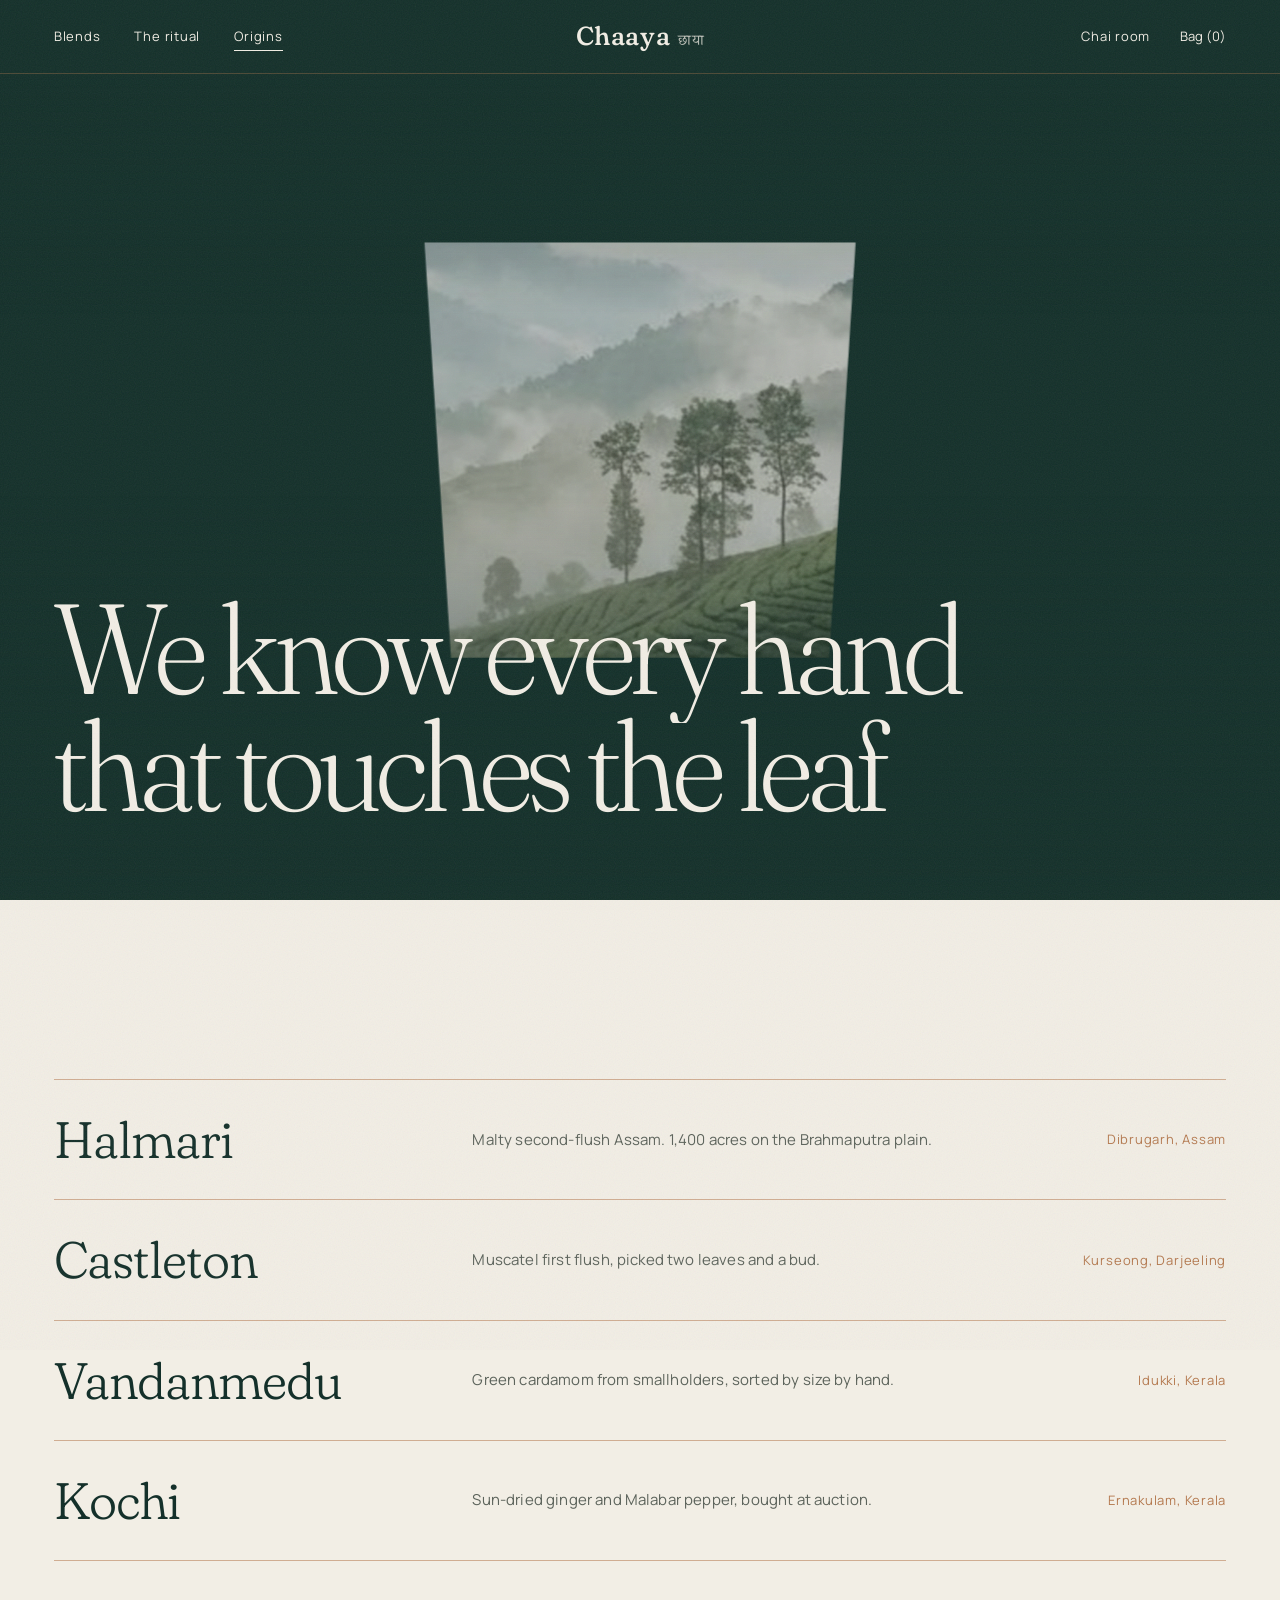
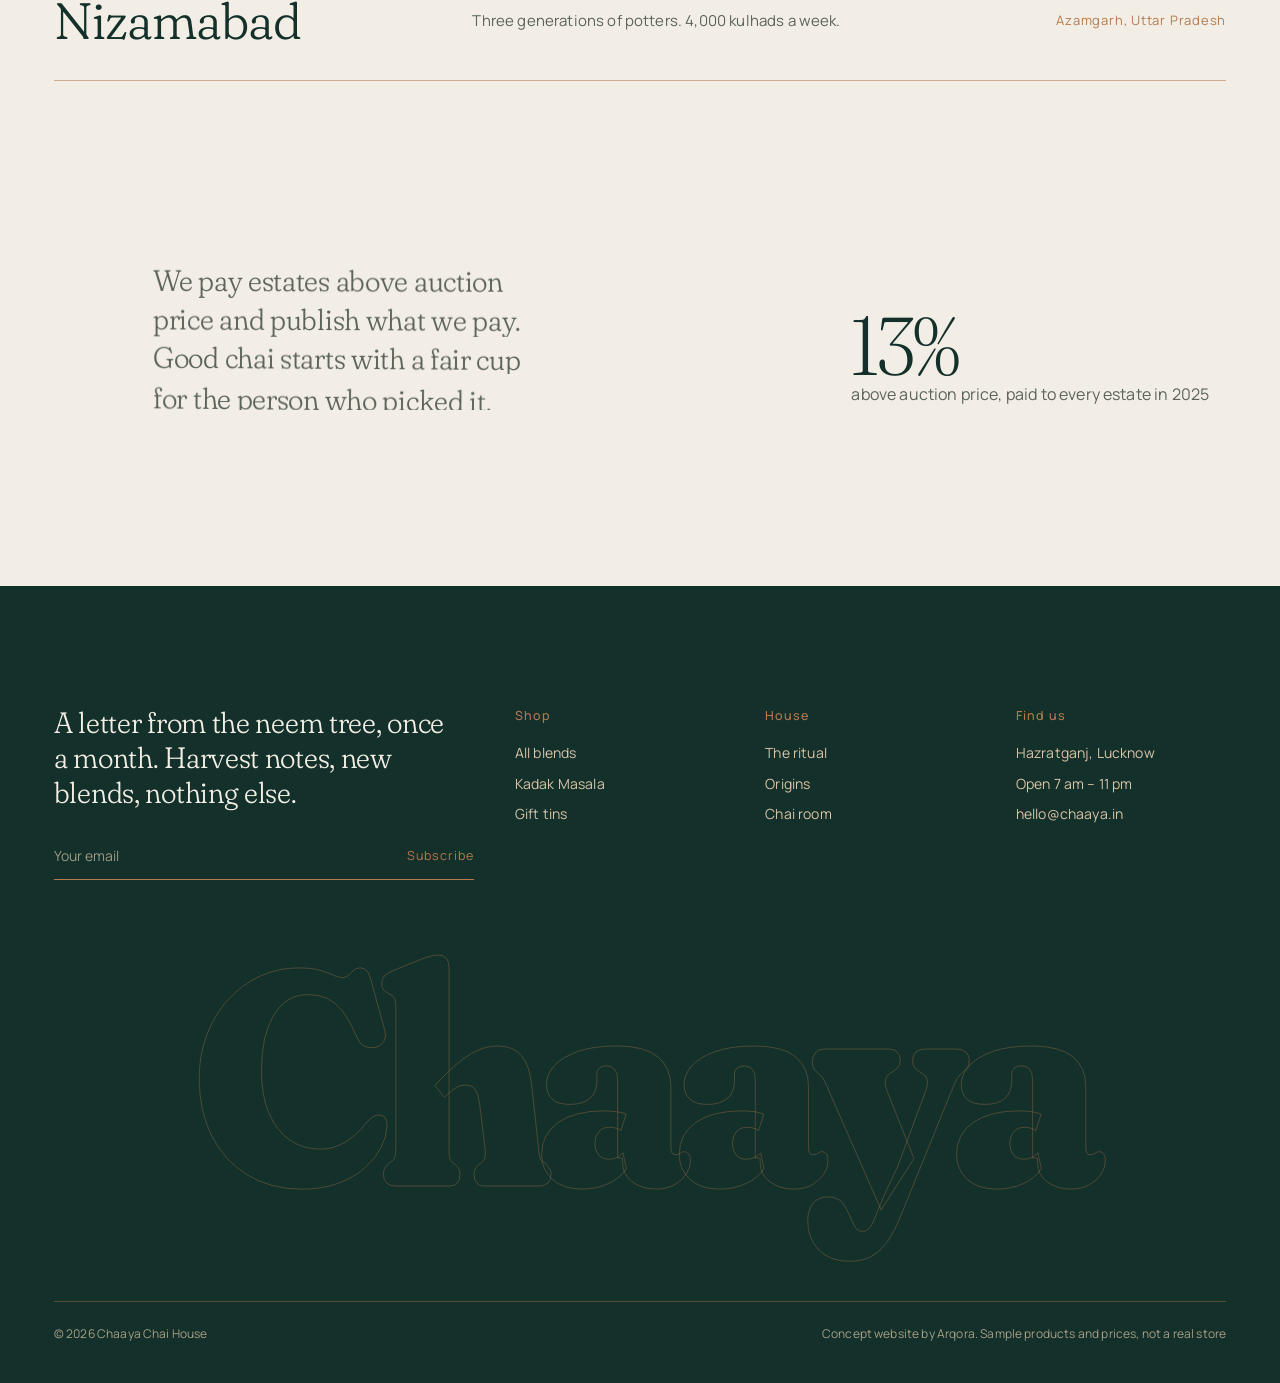
<file: origins.html>
<!doctype html><html lang="en"><head><meta charset="utf-8"><meta name="viewport" content="width=device-width,initial-scale=1">
<title>Origins — Chaaya</title><meta name="description" content="The estates, spice villages and potters behind Chaaya."><meta name="theme-color" content="#14302A">
<link rel="preload" href="assets/fonts/fraunces-latin-full-normal.woff2" as="font" type="font/woff2" crossorigin>
<link rel="stylesheet" href="assets/vendor/lenis.css"><link rel="stylesheet" href="assets/site.css"></head>
<body><a class="sr" href="#main">Skip to content</a>
<nav class="nav" aria-label="Main"><ul><li><a href="blends.html">Blends</a></li><li><a href="ritual.html">The ritual</a></li><li><a href="origins.html" aria-current=page>Origins</a></li></ul>
<a class="mark" href="index.html" aria-label="CHAAYA home">Chaaya<small class="deva">छाया</small></a>
<div class="r"><a href="visit.html">Chai room</a><button class="bagbtn" aria-haspopup="dialog">Bag (<span class="bagn">0</span>)</button></div></nav>
<main id="main">
<section class="ph-hero ch-dark" style="min-height:100vh"><img src="media/estate3.jpg" alt="Misty tea estate at dawn" style="position:absolute;inset:0;width:100%;height:100%;object-fit:cover;opacity:.85" data-kulhad-hero><div class="scrim"></div>
<div style="grid-column:1/11;position:relative;z-index:1"><h1 class="display h1" data-split="lines">We know every hand that touches the leaf</h1></div></section>
<section class="ed ch-paper"><ul class="olist">
  <li><a href="blend.html" data-preview="media/estate1.jpg" data-cursor="Sip"><span class="nm">Halmari</span><span class="ds">Malty second-flush Assam. 1,400 acres on the Brahmaputra plain.</span><span class="rg">Dibrugarh, Assam</span></a></li>
  <li><a href="blend.html" data-preview="media/estate2.jpg" data-cursor="Sip"><span class="nm">Castleton</span><span class="ds">Muscatel first flush, picked two leaves and a bud.</span><span class="rg">Kurseong, Darjeeling</span></a></li>
  <li><a href="blend.html" data-preview="media/mortar2.jpg" data-cursor="Sip"><span class="nm">Vandanmedu</span><span class="ds">Green cardamom from smallholders, sorted by size by hand.</span><span class="rg">Idukki, Kerala</span></a></li>
  <li><a href="blend.html" data-preview="media/hands2.jpg" data-cursor="Sip"><span class="nm">Kochi</span><span class="ds">Sun-dried ginger and Malabar pepper, bought at auction.</span><span class="rg">Ernakulam, Kerala</span></a></li>
  <li><a href="blend.html" data-preview="media/potter.jpg" data-cursor="Sip"><span class="nm">Nizamabad</span><span class="ds">Three generations of potters. 4,000 kulhads a week.</span><span class="rg">Azamgarh, Uttar Pradesh</span></a></li>
</ul>
<div class="ed-grid" style="margin-top:20vh"><p class="drop" style="grid-column:2/8" data-split="lines">We pay estates above auction price and publish what we pay. Good chai starts with a fair cup for the person who picked it.</p>
<div style="grid-column:9/13"><p class="display h2" style="color:var(--patti)"><span data-count="23">0</span>%</p><p>above auction price, paid to every estate in 2025</p></div></div></section>
<div class="preview" aria-hidden="true"><img alt=""></div>
</main>
<footer class="foot ch-dark">
<div class="cols">
 <div><p class="drop" style="color:var(--bhaap)">A letter from the neem tree, once a month. Harvest notes, new blends, nothing else.</p>
 <form class="news" data-concept><label class="sr" for="em">Email</label><input id="em" type="email" placeholder="Your email" required><button class="meta" type="submit">Subscribe</button></form></div>
 <div><h4>Shop</h4><ul><li><a href="blends.html">All blends</a></li><li><a href="blend.html">Kadak Masala</a></li><li><a href="blends.html">Gift tins</a></li></ul></div>
 <div><h4>House</h4><ul><li><a href="ritual.html">The ritual</a></li><li><a href="origins.html">Origins</a></li><li><a href="visit.html">Chai room</a></li></ul></div>
 <div><h4>Find us</h4><ul><li>Hazratganj, Lucknow</li><li>Open 7 am – 11 pm</li><li>hello@chaaya.in</li></ul></div>
</div>
<div class="big" aria-hidden="true">Chaaya</div>
<div class="fine"><span>© 2026 Chaaya Chai House</span><span>Concept website by Arqora. Sample products and prices, not a real store</span></div>
</footer>
<aside class="bag" role="dialog" aria-label="Your bag" aria-hidden="true"><button class="x">Close</button><h2>Your bag</h2><ul></ul><div class="tot"><span>Subtotal</span><b>₹ 0</b></div><a class="btn solid" href="#" style="background:var(--patti);color:var(--bhaap);justify-content:center">Checkout</a><p style="font-size:12px;color:var(--dhuaan)">Concept store. Nothing is charged.</p></aside><div class="bag-veil"></div>
<div class="cur" aria-hidden="true"><span></span></div><div class="curtain-label" aria-hidden="true"></div><svg class="curtain" aria-hidden="true"><path class="milk"/><path class="tea"/></svg>
<script src="assets/vendor/gsap.min.js"></script><script src="assets/vendor/ScrollTrigger.min.js"></script><script src="assets/vendor/SplitText.min.js"></script>
<script src="assets/vendor/Flip.min.js"></script><script src="assets/vendor/CustomEase.min.js"></script><script src="assets/vendor/lenis.min.js"></script>
<script src="media/manifest.js"></script><script src="assets/motion-kit.js"></script><script src="assets/site.js"></script>
</body></html>
</file>
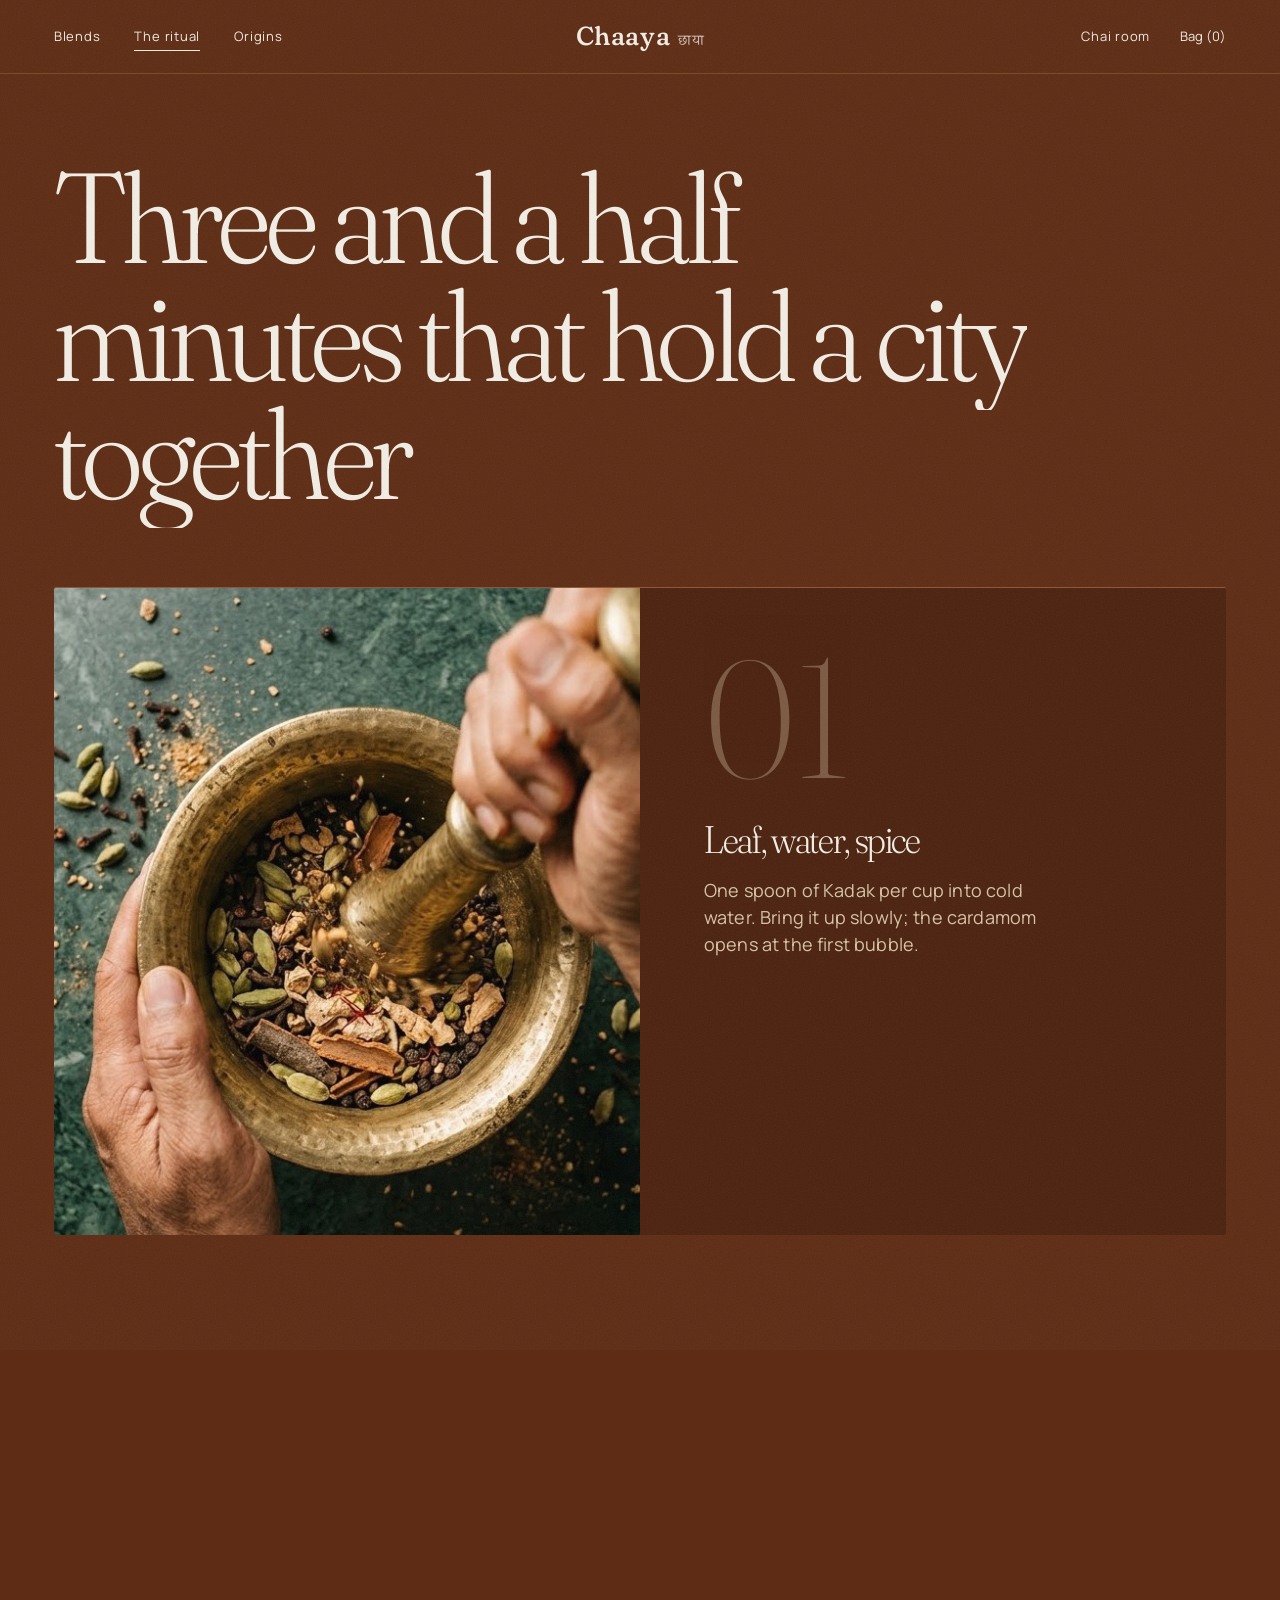
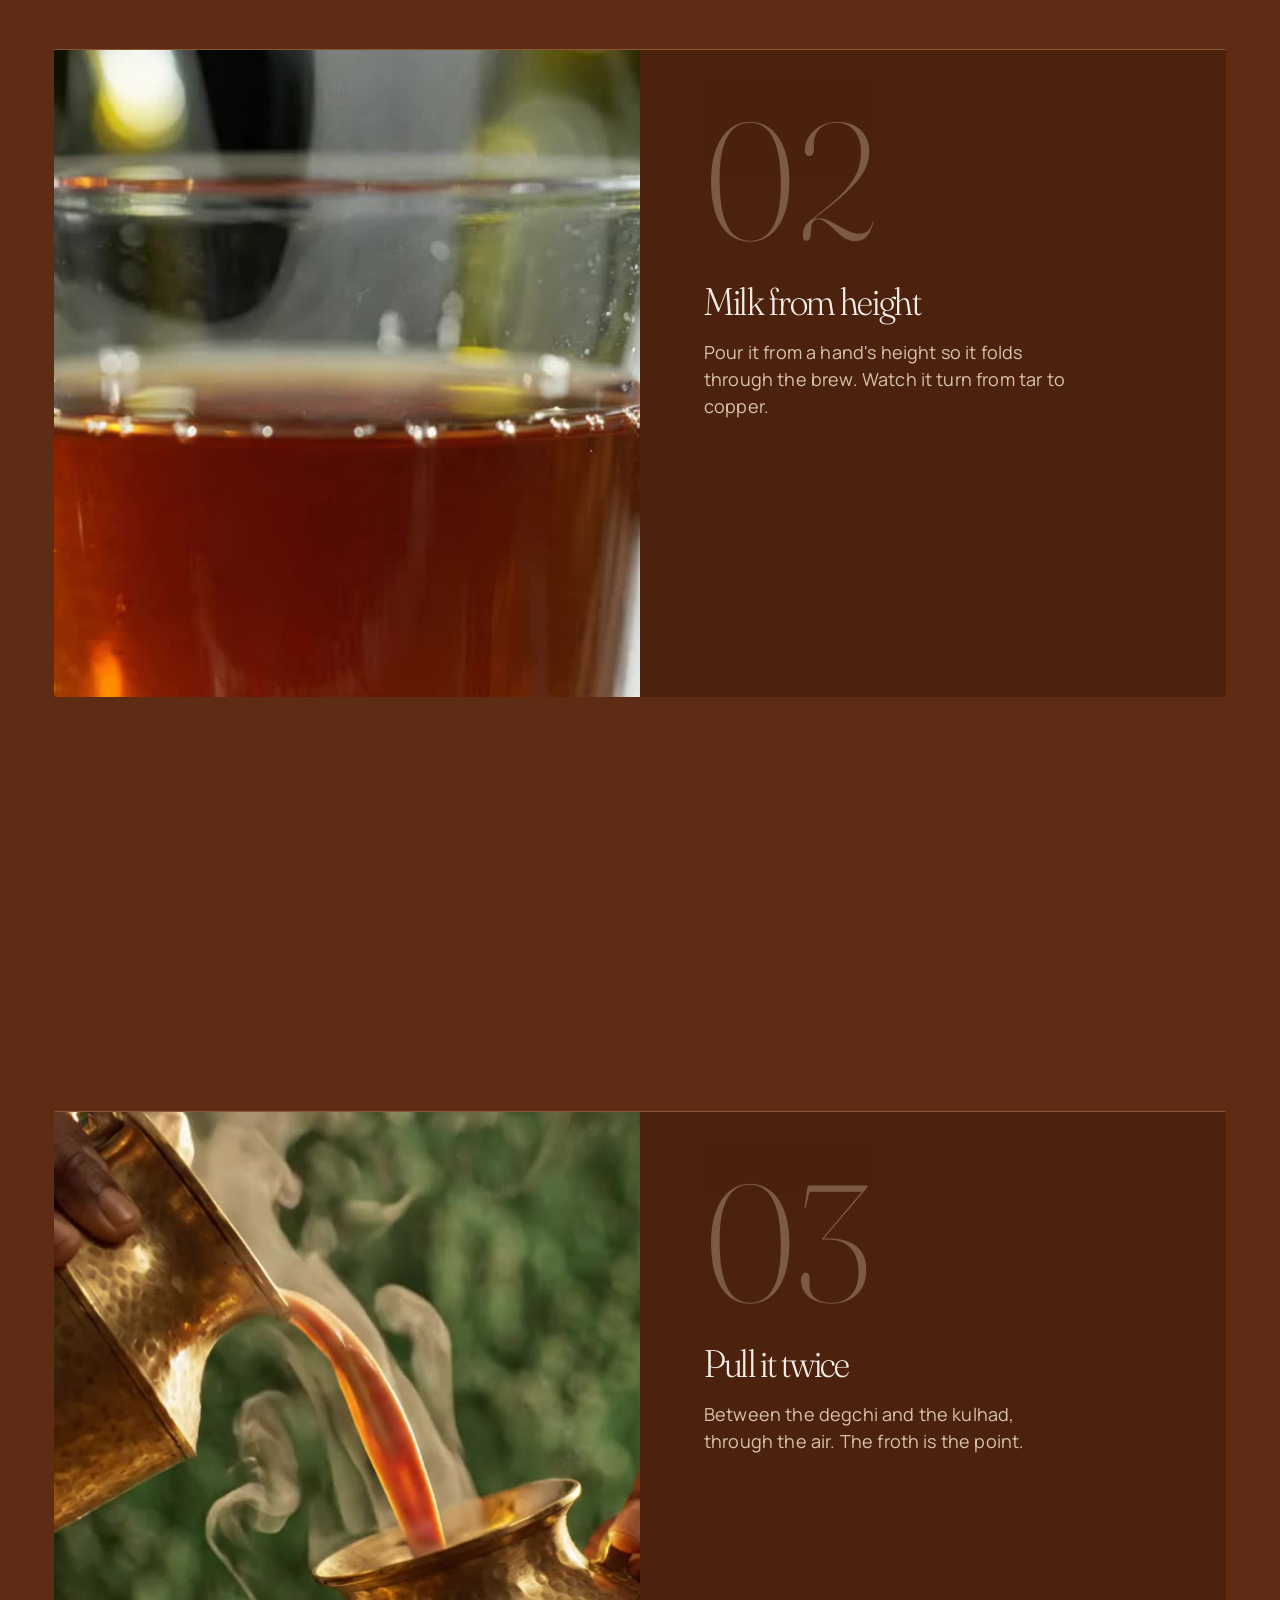
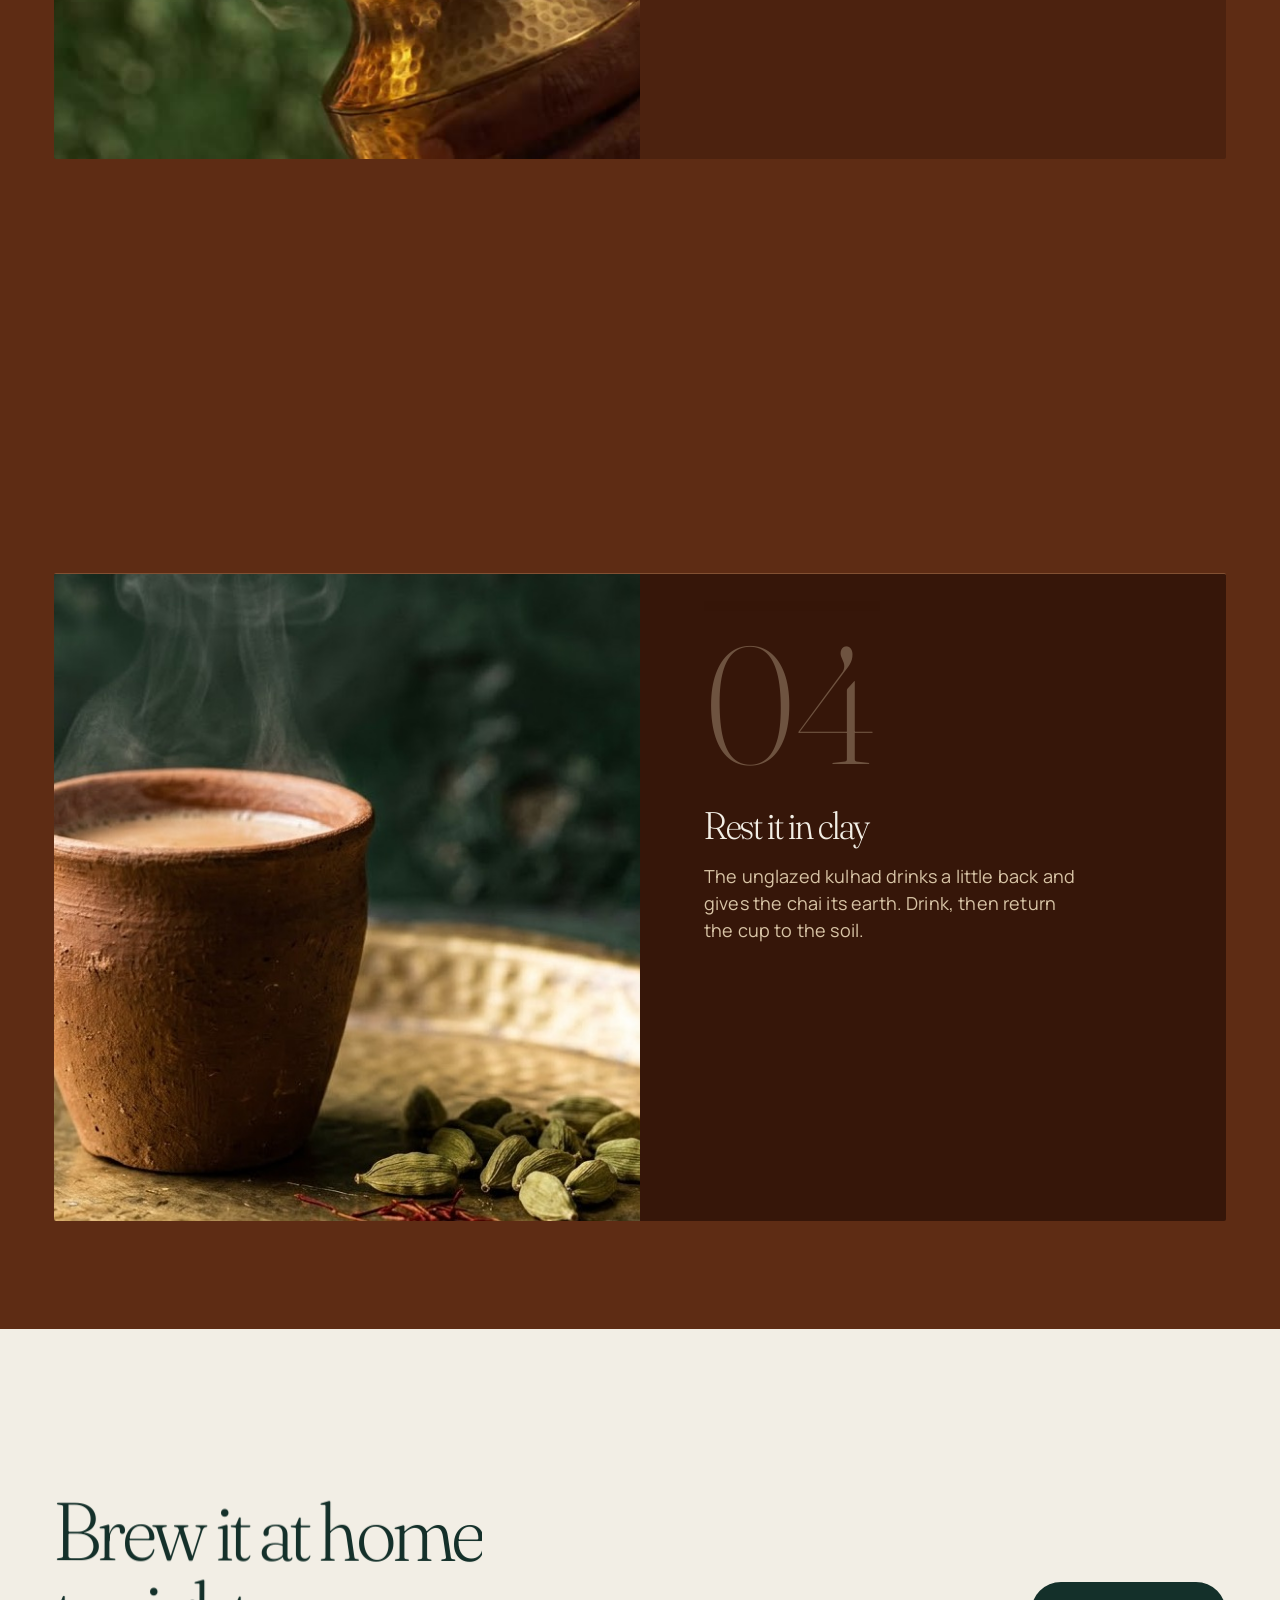
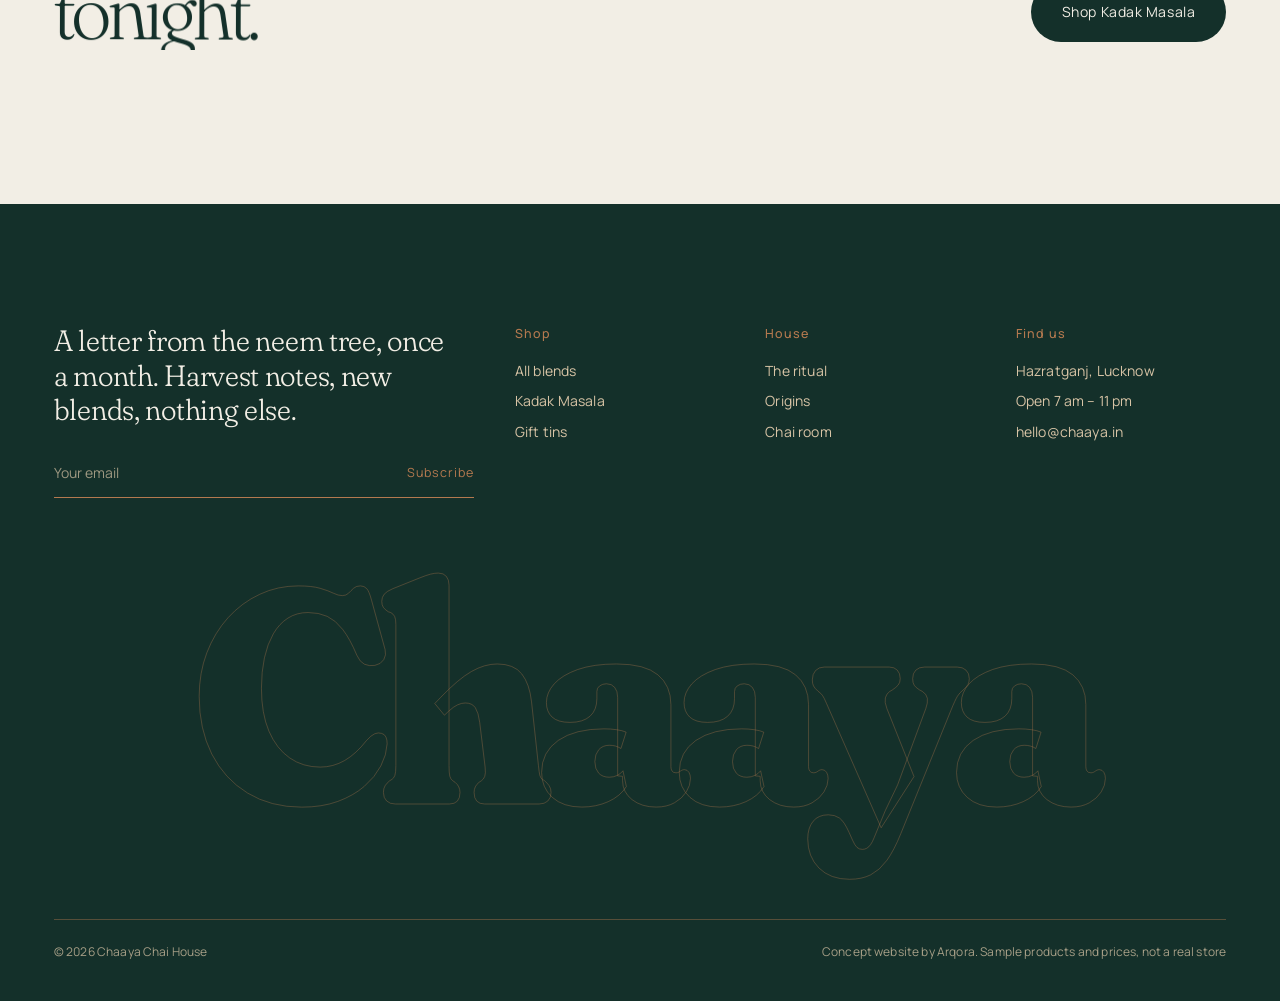
<file: ritual.html>
<!doctype html><html lang="en"><head><meta charset="utf-8"><meta name="viewport" content="width=device-width,initial-scale=1">
<title>The ritual — Chaaya</title><meta name="description" content="How to brew chai the Chaaya way."><meta name="theme-color" content="#14302A">
<link rel="preload" href="assets/fonts/fraunces-latin-full-normal.woff2" as="font" type="font/woff2" crossorigin>
<link rel="stylesheet" href="assets/vendor/lenis.css"><link rel="stylesheet" href="assets/site.css"></head>
<body><a class="sr" href="#main">Skip to content</a>
<nav class="nav" aria-label="Main"><ul><li><a href="blends.html">Blends</a></li><li><a href="ritual.html" aria-current=page>The ritual</a></li><li><a href="origins.html">Origins</a></li></ul>
<a class="mark" href="index.html" aria-label="CHAAYA home">Chaaya<small class="deva">छाया</small></a>
<div class="r"><a href="visit.html">Chai room</a><button class="bagbtn" aria-haspopup="dialog">Bag (<span class="bagn">0</span>)</button></div></nav>
<main id="main">
<section class="ph-hero ch-kadak"><div style="grid-column:1/11"><h1 class="display h1" data-split="lines">Three and a half minutes that hold a city together</h1></div></section>
<section class="ch-kadak"><div class="stack">
 <article class="card"><div class="im"><img src="media/mortar.jpg" alt="Cardamom, pepper and cinnamon pounded in a brass mortar"></div><div class="tx"><span class="n">01</span><div><h2 class="display h3">Leaf, water, spice</h2><p class="lede" style="margin-top:18px">One spoon of Kadak per cup into cold water. Bring it up slowly; the cardamom opens at the first bubble.</p></div></div></article>
 <article class="card"><div class="im"><video data-auto muted playsinline poster="media/pour.jpg" src="media/pour.mp4" aria-label="Milk poured into chai"></video></div><div class="tx"><span class="n">02</span><div><h2 class="display h3">Milk from height</h2><p class="lede" style="margin-top:18px">Pour it from a hand's height so it folds through the brew. Watch it turn from tar to copper.</p></div></div></article>
 <article class="card"><div class="im"><video data-auto muted playsinline poster="media/pull.jpg" src="media/pull.mp4" aria-label="Chai pulled through the air"></video></div><div class="tx"><span class="n">03</span><div><h2 class="display h3">Pull it twice</h2><p class="lede" style="margin-top:18px">Between the degchi and the kulhad, through the air. The froth is the point.</p></div></div></article>
 <article class="card"><div class="im"><img src="media/tray2.jpg" alt="Chai resting in an unglazed kulhad on a brass tray"></div><div class="tx"><span class="n">04</span><div><h2 class="display h3">Rest it in clay</h2><p class="lede" style="margin-top:18px">The unglazed kulhad drinks a little back and gives the chai its earth. Drink, then return the cup to the soil.</p></div></div></article>
</div></section>
<section class="ritual-end ch-paper"><h2 class="display h2" data-split="lines" style="max-width:12ch">Brew it at home tonight.</h2><a class="btn solid" href="blend.html" data-magnetic style="background:var(--patti);color:var(--bhaap)">Shop Kadak Masala</a></section>
</main>
<footer class="foot ch-dark">
<div class="cols">
 <div><p class="drop" style="color:var(--bhaap)">A letter from the neem tree, once a month. Harvest notes, new blends, nothing else.</p>
 <form class="news" data-concept><label class="sr" for="em">Email</label><input id="em" type="email" placeholder="Your email" required><button class="meta" type="submit">Subscribe</button></form></div>
 <div><h4>Shop</h4><ul><li><a href="blends.html">All blends</a></li><li><a href="blend.html">Kadak Masala</a></li><li><a href="blends.html">Gift tins</a></li></ul></div>
 <div><h4>House</h4><ul><li><a href="ritual.html">The ritual</a></li><li><a href="origins.html">Origins</a></li><li><a href="visit.html">Chai room</a></li></ul></div>
 <div><h4>Find us</h4><ul><li>Hazratganj, Lucknow</li><li>Open 7 am – 11 pm</li><li>hello@chaaya.in</li></ul></div>
</div>
<div class="big" aria-hidden="true">Chaaya</div>
<div class="fine"><span>© 2026 Chaaya Chai House</span><span>Concept website by Arqora. Sample products and prices, not a real store</span></div>
</footer>
<aside class="bag" role="dialog" aria-label="Your bag" aria-hidden="true"><button class="x">Close</button><h2>Your bag</h2><ul></ul><div class="tot"><span>Subtotal</span><b>₹ 0</b></div><a class="btn solid" href="#" style="background:var(--patti);color:var(--bhaap);justify-content:center">Checkout</a><p style="font-size:12px;color:var(--dhuaan)">Concept store. Nothing is charged.</p></aside><div class="bag-veil"></div>
<div class="cur" aria-hidden="true"><span></span></div><div class="curtain-label" aria-hidden="true"></div><svg class="curtain" aria-hidden="true"><path class="milk"/><path class="tea"/></svg>
<script src="assets/vendor/gsap.min.js"></script><script src="assets/vendor/ScrollTrigger.min.js"></script><script src="assets/vendor/SplitText.min.js"></script>
<script src="assets/vendor/Flip.min.js"></script><script src="assets/vendor/CustomEase.min.js"></script><script src="assets/vendor/lenis.min.js"></script>
<script src="media/manifest.js"></script><script src="assets/motion-kit.js"></script><script src="assets/site.js"></script>
</body></html>
</file>
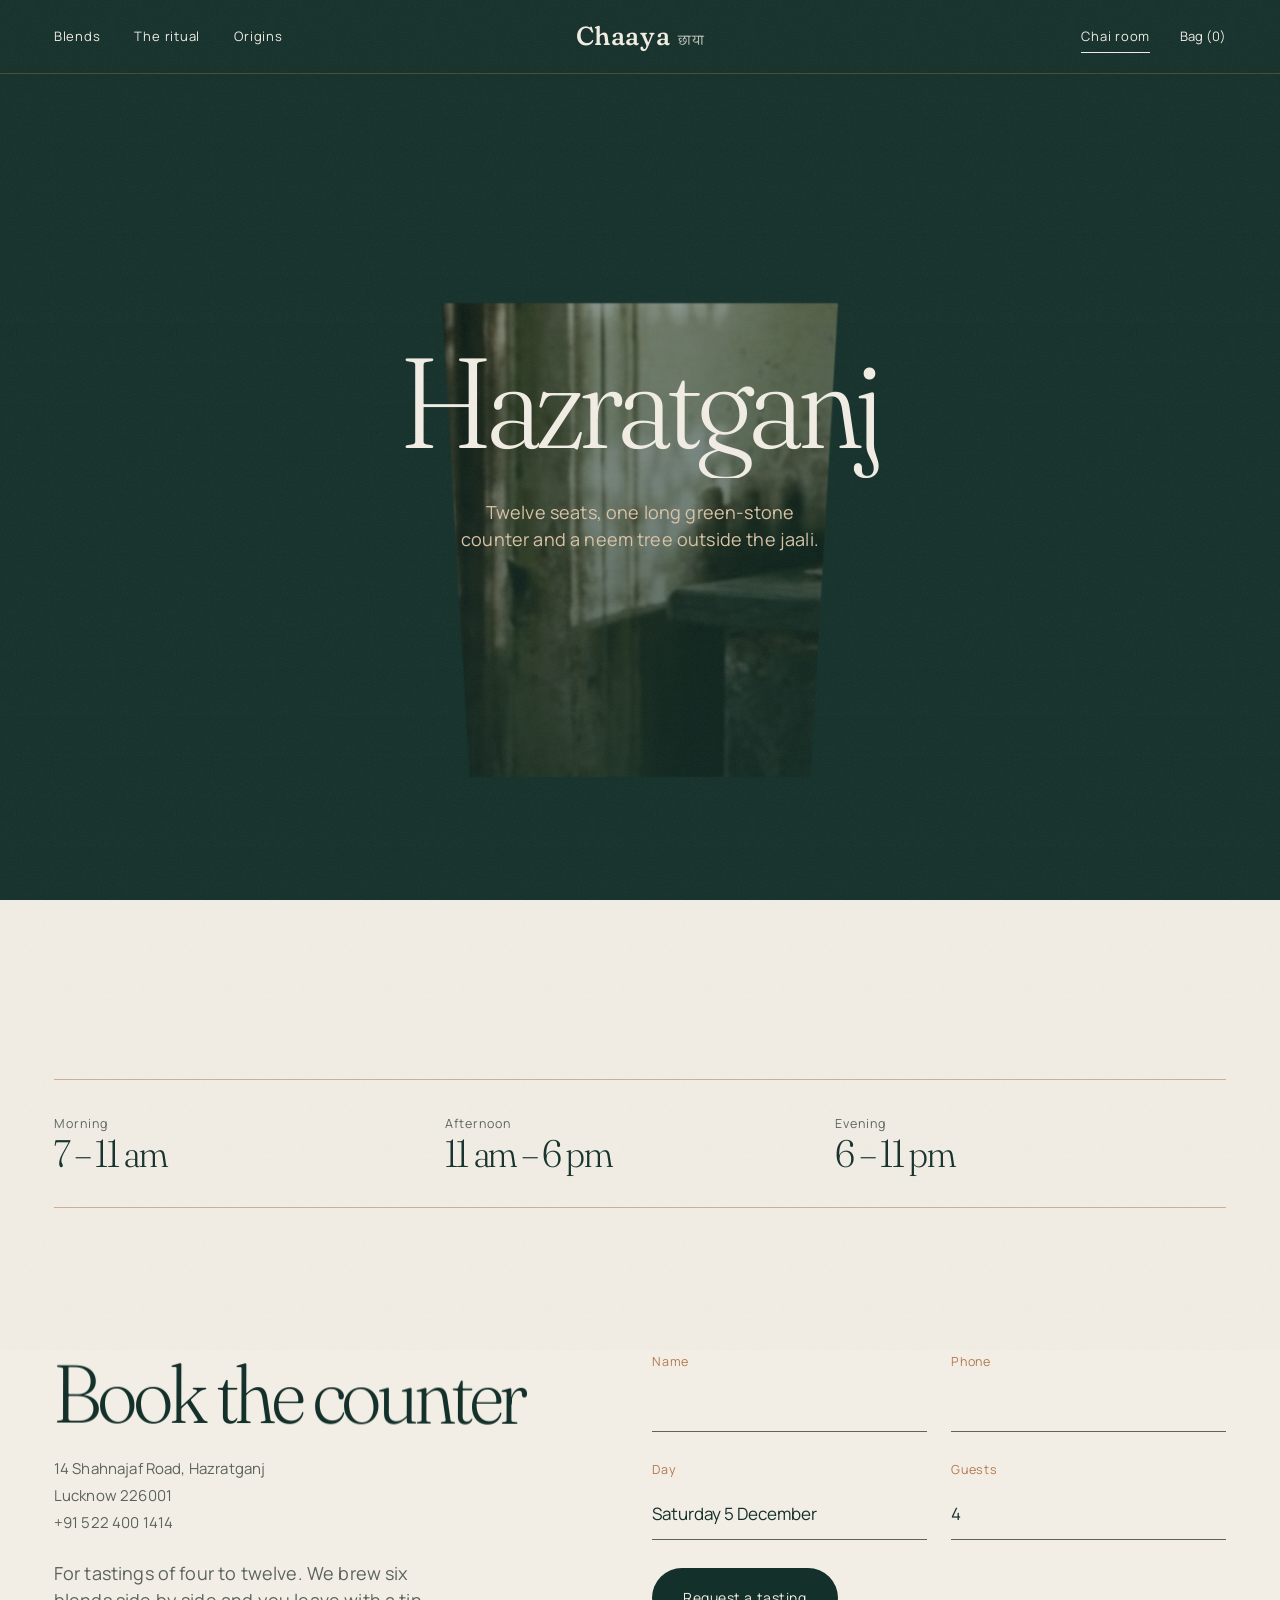
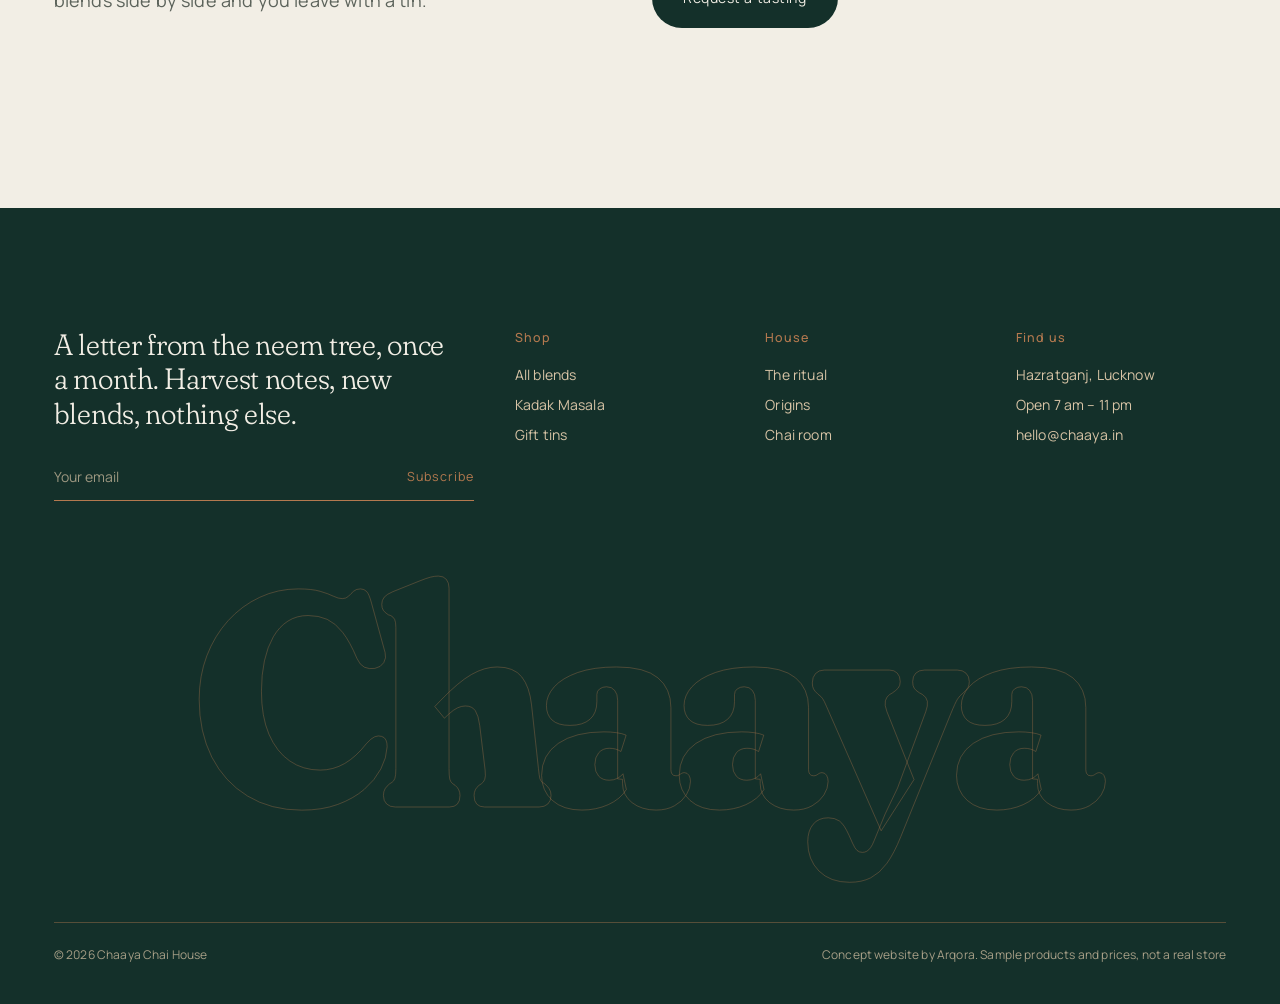
<file: visit.html>
<!doctype html><html lang="en"><head><meta charset="utf-8"><meta name="viewport" content="width=device-width,initial-scale=1">
<title>Chai room — Chaaya</title><meta name="description" content="Visit the Chaaya chai room in Hazratganj, Lucknow."><meta name="theme-color" content="#14302A">
<link rel="preload" href="assets/fonts/fraunces-latin-full-normal.woff2" as="font" type="font/woff2" crossorigin>
<link rel="stylesheet" href="assets/vendor/lenis.css"><link rel="stylesheet" href="assets/site.css"></head>
<body><a class="sr" href="#main">Skip to content</a>
<nav class="nav" aria-label="Main"><ul><li><a href="blends.html">Blends</a></li><li><a href="ritual.html">The ritual</a></li><li><a href="origins.html">Origins</a></li></ul>
<a class="mark" href="index.html" aria-label="CHAAYA home">Chaaya<small class="deva">छाया</small></a>
<div class="r"><a href="visit.html" aria-current=page>Chai room</a><button class="bagbtn" aria-haspopup="dialog">Bag (<span class="bagn">0</span>)</button></div></nav>
<main id="main">
<section class="visit-b" style="min-height:100vh"><img src="media/room2.jpg" alt="Morning light through a jaali onto the chai counter" data-kulhad-hero>
<div class="in2"><h1 class="display h1" data-split="chars">Hazratganj</h1><p class="lede" style="color:var(--doodh)">Twelve seats, one long green-stone counter and a neem tree outside the jaali.</p></div></section>
<section class="ed ch-paper">
 <div class="hours"><div><p class="meta">Morning</p><p class="display h3" style="color:var(--patti)">7 – 11 am</p></div><div><p class="meta">Afternoon</p><p class="display h3" style="color:var(--patti)">11 am – 6 pm</p></div><div><p class="meta">Evening</p><p class="display h3" style="color:var(--patti)">6 – 11 pm</p></div></div>
 <div class="ed-grid" style="margin-top:16vh;align-items:start"><div style="grid-column:1/6"><h2 class="display h2" data-split="lines">Book the counter</h2><p style="margin-top:28px;font-size:15px;line-height:1.8">14 Shahnajaf Road, Hazratganj<br>Lucknow 226001<br>+91 522 400 1414</p><p class="lede" style="margin-top:24px">For tastings of four to twelve. We brew six blends side by side and you leave with a tin.</p></div>
 <form class="form" data-concept style="grid-column:7/13"><label>Name<input required autocomplete="name"></label><label>Phone<input type="tel" required autocomplete="tel"></label>
 <label>Day<select id="day" required></select></label><label>Guests<select><option>4</option><option>6</option><option>8</option><option>12</option></select></label>
 <div class="full"><button class="btn solid" type="submit" data-magnetic style="background:var(--patti);color:var(--bhaap)">Request a tasting</button></div></form></div>
</section>
</main>
<footer class="foot ch-dark">
<div class="cols">
 <div><p class="drop" style="color:var(--bhaap)">A letter from the neem tree, once a month. Harvest notes, new blends, nothing else.</p>
 <form class="news" data-concept><label class="sr" for="em">Email</label><input id="em" type="email" placeholder="Your email" required><button class="meta" type="submit">Subscribe</button></form></div>
 <div><h4>Shop</h4><ul><li><a href="blends.html">All blends</a></li><li><a href="blend.html">Kadak Masala</a></li><li><a href="blends.html">Gift tins</a></li></ul></div>
 <div><h4>House</h4><ul><li><a href="ritual.html">The ritual</a></li><li><a href="origins.html">Origins</a></li><li><a href="visit.html">Chai room</a></li></ul></div>
 <div><h4>Find us</h4><ul><li>Hazratganj, Lucknow</li><li>Open 7 am – 11 pm</li><li>hello@chaaya.in</li></ul></div>
</div>
<div class="big" aria-hidden="true">Chaaya</div>
<div class="fine"><span>© 2026 Chaaya Chai House</span><span>Concept website by Arqora. Sample products and prices, not a real store</span></div>
</footer>
<aside class="bag" role="dialog" aria-label="Your bag" aria-hidden="true"><button class="x">Close</button><h2>Your bag</h2><ul></ul><div class="tot"><span>Subtotal</span><b>₹ 0</b></div><a class="btn solid" href="#" style="background:var(--patti);color:var(--bhaap);justify-content:center">Checkout</a><p style="font-size:12px;color:var(--dhuaan)">Concept store. Nothing is charged.</p></aside><div class="bag-veil"></div>
<div class="cur" aria-hidden="true"><span></span></div><div class="curtain-label" aria-hidden="true"></div><svg class="curtain" aria-hidden="true"><path class="milk"/><path class="tea"/></svg>
<script src="assets/vendor/gsap.min.js"></script><script src="assets/vendor/ScrollTrigger.min.js"></script><script src="assets/vendor/SplitText.min.js"></script>
<script src="assets/vendor/Flip.min.js"></script><script src="assets/vendor/CustomEase.min.js"></script><script src="assets/vendor/lenis.min.js"></script>
<script src="media/manifest.js"></script><script src="assets/motion-kit.js"></script><script src="assets/site.js"></script>
</body></html>
</file>
<file: assets/vendor/lenis.css>
html.lenis,html.lenis body{height:auto}.lenis:not(.lenis-autoToggle).lenis-stopped{overflow:clip}.lenis.lenis-smooth [data-lenis-prevent]{overscroll-behavior:contain}.lenis.lenis-smooth iframe{pointer-events:none}.lenis.lenis-autoToggle{transition-property:overflow;transition-duration:1ms;transition-behavior:allow-discrete}
</file>
<file: assets/site.css>
@font-face{font-family:Fraunces;src:url(fonts/fraunces-latin-full-normal.woff2) format('woff2');font-weight:100 900;font-display:swap}
@font-face{font-family:Fraunces;src:url(fonts/fraunces-latin-full-italic.woff2) format('woff2');font-weight:100 900;font-style:italic;font-display:swap}
@font-face{font-family:Manrope;src:url(fonts/manrope-latin-wght-normal.woff2) format('woff2');font-weight:200 800;font-display:swap}
@font-face{font-family:Deva;src:url(fonts/noto-serif-devanagari-devanagari-400-normal.woff2) format('woff2');font-display:swap}

:root{
  --patti:#14302A; --patti-2:#1B3B33; --bhaap:#F2EEE5; --bhaap-2:#E9E3D6; --degchi:#B4794F; --kesar:#E9A23B;
  --doodh:#D8C4A6; --dhuaan:#5C635B; --kadak:#5E2C14; --kadak-2:#4C220F;
  --serif:Fraunces,Georgia,serif; --sans:Manrope,system-ui,sans-serif;
  --pad:clamp(20px,4.2vw,80px); --hair:1px solid color-mix(in srgb,var(--degchi) 55%,transparent);
}
*{box-sizing:border-box;margin:0;padding:0}
html{background:var(--patti);color:var(--bhaap);-webkit-font-smoothing:antialiased}
html.lenis,html.lenis body{height:auto}
.lenis.lenis-smooth{scroll-behavior:auto!important}
body{font-family:var(--sans);font-size:16px;line-height:1.6;letter-spacing:.01em;background:var(--patti);overflow-x:hidden}
::selection{background:var(--doodh);color:var(--patti)}
::-webkit-scrollbar{width:8px}::-webkit-scrollbar-track{background:var(--patti)}::-webkit-scrollbar-thumb{background:var(--degchi);border-radius:8px}
img,video,canvas{display:block;max-width:100%}
a{color:inherit;text-decoration:none}
button{font:inherit;color:inherit;background:none;border:0;cursor:pointer}
:focus-visible{outline:2px solid var(--kesar);outline-offset:4px}
.sr{position:absolute;width:1px;height:1px;overflow:hidden;clip:rect(0 0 0 0)}

/* grain */
body::after{content:"";position:fixed;inset:-50%;pointer-events:none;z-index:90;opacity:.07;
  background-image:url("data:image/svg+xml,%3Csvg xmlns='http://www.w3.org/2000/svg' width='160' height='160'%3E%3Cfilter id='n'%3E%3CfeTurbulence type='fractalNoise' baseFrequency='.85' numOctaves='3' stitchTiles='stitch'/%3E%3C/filter%3E%3Crect width='100%25' height='100%25' filter='url(%23n)'/%3E%3C/svg%3E");animation:grain 1.2s steps(6) infinite}
@keyframes grain{0%{transform:translate(0,0)}33%{transform:translate(-3%,2%)}66%{transform:translate(2%,-3%)}100%{transform:translate(0,0)}}

/* chapters */
.ch-dark{background:var(--patti);color:var(--bhaap)}
.ch-paper{background:var(--bhaap);color:var(--patti)}
.ch-paper p{color:var(--dhuaan)}
.ch-kadak{background:var(--kadak);color:var(--bhaap)}
.ch-kadak p{color:var(--doodh)}

/* nav */
.nav{position:fixed;inset:0 0 auto;z-index:50;display:grid;grid-template-columns:1fr auto 1fr;align-items:center;padding:24px var(--pad);color:var(--bhaap);transition:color .6s,padding .6s}
.nav::before{content:"";position:absolute;inset:0;background:var(--patti);opacity:0;transition:opacity .6s,background .6s;z-index:-1;border-bottom:1px solid rgba(180,121,79,.0)}
.nav.solid::before{opacity:1;border-bottom-color:rgba(180,121,79,.35)}
.nav.solid{padding-block:16px}
.nav.paper{color:var(--patti)}
.nav.paper::before{background:var(--bhaap)}
.nav.kadak::before{background:var(--kadak)}
.nav .bagn{display:inline-block;min-width:1ch;text-align:center}
.nav .mark{font-family:var(--serif);font-size:26px;font-variation-settings:"SOFT" 100,"WONK" 1;font-weight:500;letter-spacing:.02em;justify-self:center}
.nav .mark small{font-family:Deva;font-size:15px;margin-left:8px;opacity:.75}
.nav ul{display:flex;gap:34px;list-style:none;font-size:13px;letter-spacing:.06em}
.nav ul a{position:relative;padding:4px 0}
.nav ul a::after{content:"";position:absolute;left:0;right:0;bottom:-2px;height:1px;background:currentColor;transform:scaleX(0);transform-origin:right;transition:transform .7s cubic-bezier(.16,1,.3,1)}
.nav ul a:hover::after,.nav ul a[aria-current]::after,.nav .r a[aria-current]::after,.nav .r a:hover::after{transform:scaleX(1);transform-origin:left}
.nav .r a{position:relative;padding:4px 0}
.nav .r a::after{content:"";position:absolute;left:0;right:0;bottom:-2px;height:1px;background:currentColor;transform:scaleX(0);transform-origin:right;transition:transform .7s cubic-bezier(.16,1,.3,1)}
.nav .r{justify-self:end;display:flex;gap:30px;font-size:13px;letter-spacing:.06em}

/* type */
.display{font-family:var(--serif);font-weight:300;line-height:.86;letter-spacing:-.035em;font-variation-settings:"SOFT" 50,"opsz" 144}
.h1{font-size:clamp(64px,10vw,200px)}
.h2{font-size:clamp(48px,6.4vw,124px)}
.h3{font-size:clamp(30px,3vw,54px);line-height:1}
.lede{font-size:clamp(18px,1.35vw,24px);line-height:1.5;max-width:34ch}
.meta{font-size:12.5px;letter-spacing:.08em;color:var(--degchi)}
.deva{font-family:Deva;font-weight:400}
.hair{height:1px;background:var(--degchi);opacity:.55;border:0}
.mk-line{padding-bottom:.16em;margin-bottom:-.1em}

/* buttons */
.btn{display:inline-flex;align-items:center;gap:14px;padding:18px 30px;border-radius:999px;border:var(--hair);font-size:14px;letter-spacing:.04em;position:relative;overflow:hidden;isolation:isolate;transition:color .6s}
.btn::before{content:"";position:absolute;inset:0;background:var(--degchi);border-radius:inherit;transform:translateY(101%);transition:transform .7s cubic-bezier(.16,1,.3,1);z-index:-1}
.btn:hover{color:var(--patti)}
.btn:hover::before{transform:none}
.btn.solid{background:var(--bhaap);color:var(--patti);border-color:transparent}
.btn.solid::before{background:var(--degchi)}

/* ---------- HOME: the steep ---------- */
.steep{position:relative;height:420vh}
.steep .stage{position:sticky;top:0;height:100vh;overflow:hidden;background:var(--patti)}
.steep canvas.seq{position:absolute;inset:0;width:100%;height:100%;object-fit:cover}
.steep .stage{--base:#14302A}
.steep .shade{position:absolute;inset:0;pointer-events:none;background:linear-gradient(180deg,color-mix(in srgb,var(--base) 60%,transparent) 0%,transparent 22%,transparent 46%,color-mix(in srgb,var(--base) 72%,transparent) 66%,color-mix(in srgb,var(--base) 94%,transparent) 86%,var(--base) 100%),radial-gradient(110% 85% at 50% 42%,transparent 45%,color-mix(in srgb,var(--base) 82%,transparent) 100%)}
.steep .grade{position:absolute;inset:0;background:var(--base);mix-blend-mode:color;opacity:.28;pointer-events:none}
.steep canvas.steam{position:absolute;inset:0;width:100%;height:100%;pointer-events:none;opacity:.9}
.steep .word{filter:drop-shadow(0 6px 40px rgba(30,14,6,.45));position:absolute;left:0;right:0;bottom:7vh;text-align:center;font-family:var(--serif);font-size:18.5vw;line-height:.74;letter-spacing:-.045em;color:var(--bhaap);
  font-variation-settings:"wght" 120,"SOFT" 0,"opsz" 144,"WONK" 0;mix-blend-mode:normal;white-space:nowrap;pointer-events:none}
.steep .word span{display:inline-block}
.steep .timer{position:absolute;right:var(--pad);top:calc(50% + 120px);text-align:right}
.steep .timer b{display:block;font-family:var(--serif);font-weight:300;font-size:64px;line-height:1;color:var(--kesar);font-variant-numeric:tabular-nums;font-variation-settings:"opsz" 144}
.steep .timer span{font-size:12.5px;letter-spacing:.08em;color:var(--doodh)}
.steep .cap{position:absolute;left:var(--pad);top:calc(50% + 120px);max-width:30ch;font-size:15px;color:var(--doodh)}
.steep .cap .deva{font-size:22px;color:var(--bhaap);display:block;margin-bottom:6px}
.steep .notes{position:absolute;left:var(--pad);top:50%;transform:translateY(-50%);display:grid;gap:10px;font-size:12.5px;letter-spacing:.08em;color:var(--doodh)}
.steep .notes i{font-style:normal;display:flex;align-items:center;gap:12px;opacity:.35;transition:opacity .6s,color .6s}
.steep .notes i::before{content:"";width:28px;height:1px;background:currentColor}
.steep .notes i.on{opacity:1;color:var(--bhaap)}
.steep .cue{display:none;position:absolute;left:50%;bottom:40px;transform:translateX(-50%);width:1px;height:64px;background:linear-gradient(var(--degchi),transparent);transform-origin:top;animation:cue 2.4s cubic-bezier(.65,0,.35,1) infinite}
@keyframes cue{0%{transform:translateX(-50%) scaleY(0)}50%{transform:translateX(-50%) scaleY(1)}100%{transform:translateX(-50%) scaleY(1);opacity:0}}

/* ---------- loader ---------- */
.loader{position:fixed;inset:0;z-index:100;background:var(--patti);display:grid;place-items:center;color:var(--bhaap)}
.loader .k{width:120px}
.loader .k path{fill:none;stroke:var(--degchi);stroke-width:1.2}
.loader .k .fill{fill:var(--kadak);stroke:none}
.loader p{margin-top:22px;font-size:12.5px;letter-spacing:.1em;color:var(--doodh);text-align:center}
.loader .deva{display:block;font-size:30px;color:var(--bhaap);letter-spacing:0;margin-bottom:6px}

/* ---------- editorial ---------- */
.ed{padding:clamp(120px,14vw,240px) var(--pad);position:relative}
.ed-grid{display:grid;grid-template-columns:repeat(12,1fr);gap:24px;align-items:end}
.kulhad-clip{clip-path:polygon(0 0,100% 0,100% 100%,0 100%);overflow:hidden}
.kulhad-clip img,.kulhad-clip video{width:100%;height:100%;object-fit:cover}
.drop{font-family:var(--serif);font-size:clamp(26px,2.3vw,40px);line-height:1.18;font-weight:300;letter-spacing:-.01em;font-variation-settings:"SOFT" 100,"opsz" 72;color:var(--patti);max-width:22ch}
.ch-dark .drop,.ch-kadak .drop{color:var(--bhaap)}

/* marquee */
.mq{overflow:hidden;white-space:nowrap;padding:34px 0;border-block:var(--hair)}
.mq-in{display:inline-flex;gap:64px;font-family:var(--serif);font-size:clamp(40px,5vw,92px);font-weight:200;font-style:italic;letter-spacing:-.02em;will-change:transform}
.mq-in span{display:inline-flex;align-items:center;gap:64px}
.mq-in span::after{content:"";width:12px;height:12px;border-radius:50%;border:1px solid var(--degchi)}

/* horizontal tins */
.hz{height:100vh;overflow:hidden;position:relative;display:flex;flex-direction:column;justify-content:center}
.hz .head{z-index:3;position:absolute;top:118px;padding-bottom:18px;background:linear-gradient(var(--bhaap) 70%,transparent);left:var(--pad);right:var(--pad);display:flex;justify-content:space-between;align-items:end}
.hz .track{display:flex;gap:4vw;padding:0 var(--pad);align-items:flex-end;margin-top:150px;width:max-content}
.tin{width:23vw;flex:none;position:relative}
.hz .tin:nth-child(even){margin-bottom:7vh}
.tin .ph{aspect-ratio:4/5;overflow:hidden;position:relative;background:var(--bhaap-2)}
.ch-paper .tin .ph img{mix-blend-mode:multiply}
.tin .ph img{width:100%;height:100%;object-fit:cover;transition:transform 1.6s cubic-bezier(.16,1,.3,1),opacity .9s}
.tin .ph img+img{position:absolute;inset:0;opacity:0}
.tin:hover .ph img{transform:scale(1.05)}
.tin:hover .ph img+img{opacity:1}
.tin .row{display:flex;justify-content:space-between;align-items:baseline;margin-top:18px;border-top:var(--hair);padding-top:14px}
.tin h3{font-family:var(--serif);font-weight:400;font-size:30px;letter-spacing:-.01em;font-variation-settings:"SOFT" 100}
.tin .row span{font-size:14px;color:var(--dhuaan);text-align:right;line-height:1.3}
.tin .row span small{display:block;font-size:12px;opacity:.75}
.tin .notes{font-size:13px;color:var(--dhuaan);margin-top:6px}
.swatch{display:inline-block;width:10px;height:10px;border-radius:50%;margin-right:8px;vertical-align:middle}

/* ritual teaser */
.ritual-t{display:grid;grid-template-columns:1.1fr 1fr;min-height:100vh}
.ritual-t .vid{position:relative;overflow:hidden}
.ritual-t .vid video{position:absolute;inset:0;width:100%;height:100%;object-fit:cover}
.ritual-t .txt{padding:16vh var(--pad);display:flex;flex-direction:column;justify-content:space-between;gap:60px}
.steps{list-style:none;display:grid;gap:0;border-top:1px solid rgba(216,196,166,.25)}
.steps li{display:grid;grid-template-columns:120px 1fr;padding:22px 0;border-bottom:1px solid rgba(216,196,166,.25);align-items:baseline}
.steps li b{font-family:var(--serif);font-weight:300;font-size:34px;color:var(--doodh);font-variation-settings:"opsz" 144}
.steps li span{font-size:17px;color:var(--bhaap)}
.steps li em{display:block;font-style:normal;font-size:14px;color:var(--doodh);margin-top:4px}

/* origins list */
.olist{list-style:none;border-top:var(--hair)}
.olist li a{display:grid;grid-template-columns:1fr 1.2fr .6fr;align-items:center;padding:34px 0;border-bottom:var(--hair);transition:padding .8s cubic-bezier(.16,1,.3,1),color .5s}
.olist li a:hover{padding-left:28px}
.olist .nm{font-family:var(--serif);font-size:clamp(36px,4vw,72px);font-weight:300;letter-spacing:-.02em;line-height:1;font-variation-settings:"SOFT" 100}
.olist li a:hover .nm{font-style:italic}
.olist .ds{font-size:15px;color:var(--dhuaan)}
.olist .rg{justify-self:end;font-size:13px;letter-spacing:.06em;color:var(--degchi)}
.preview{position:fixed;left:0;top:0;width:340px;aspect-ratio:4/5;pointer-events:none;z-index:40;overflow:hidden;clip-path:inset(50% 50% 50% 50%);will-change:transform,clip-path}
.preview img{position:absolute;inset:0;width:100%;height:100%;object-fit:cover}

/* cursor */
.cur{opacity:0;position:fixed;left:0;top:0;z-index:95;pointer-events:none;width:10px;height:10px;margin:-5px 0 0 -5px;border-radius:50%;background:var(--kesar);display:grid;place-items:center;font-size:12px;letter-spacing:.06em;color:var(--patti);transition:width .5s cubic-bezier(.16,1,.3,1),height .5s cubic-bezier(.16,1,.3,1),margin .5s cubic-bezier(.16,1,.3,1),background .4s}
.cur span{opacity:0;transition:opacity .3s}
.cur.big{width:92px;height:92px;margin:-46px 0 0 -46px;background:var(--bhaap)}
.cur.big span{opacity:1}
@media (hover:none){.cur{display:none}}

/* visit band */
.visit-b{position:relative;min-height:100vh;display:grid;place-items:center;text-align:center;overflow:hidden}
.visit-b img{position:absolute;inset:0;width:100%;height:120%;object-fit:cover;filter:saturate(.85)}
.visit-b::before{content:"";position:absolute;inset:0;background:linear-gradient(rgba(20,48,42,.35),rgba(20,48,42,.78));z-index:1}
.visit-b .in2{position:relative;z-index:2;display:grid;gap:34px;justify-items:center;padding:0 var(--pad)}

/* footer */
.foot{overflow:hidden;padding:120px var(--pad) 40px;background:var(--patti);color:var(--doodh)}
.foot .big{margin-bottom:.32em;padding-bottom:.04em;font-family:var(--serif);font-size:24vw;line-height:.75;letter-spacing:-.05em;color:var(--patti-2);font-weight:800;font-variation-settings:"SOFT" 100,"opsz" 144;text-align:center;margin-top:80px;user-select:none;
  -webkit-text-stroke:1px rgba(180,121,79,.35);color:transparent}
.foot .cols{display:grid;grid-template-columns:2fr 1fr 1fr 1fr;gap:40px;font-size:14px}
.foot h4{font-weight:500;font-size:12.5px;letter-spacing:.08em;color:var(--degchi);margin-bottom:16px}
.foot li{list-style:none;margin:8px 0}
.foot .fine{display:flex;justify-content:space-between;font-size:12px;border-top:var(--hair);padding-top:22px;margin-top:40px;opacity:.75}
.news{display:flex;border-bottom:1px solid var(--degchi);max-width:420px;margin-top:22px}
.news input{flex:1;background:none;border:0;color:var(--bhaap);font:inherit;padding:12px 0}
.news input::placeholder{color:var(--doodh);opacity:.7}

/* page transition */
.curtain{position:fixed;inset:0;z-index:99;pointer-events:none;width:100%;height:100%}
.curtain .milk{fill:var(--degchi)}
.curtain .tea{fill:var(--kadak)}

/* ---------- inner pages ---------- */
.ph-hero .scrim{position:absolute;inset:0;background:linear-gradient(180deg,rgba(20,48,42,.7),transparent 35%,transparent 55%,rgba(20,48,42,.75));z-index:0}
.ph-hero{min-height:62vh;padding:18vh var(--pad) 8vh;display:grid;grid-template-columns:repeat(12,1fr);align-items:end;gap:24px;position:relative;overflow:hidden}
.crumbs{font-size:12.5px;letter-spacing:.08em;color:var(--degchi)}

/* shop */
.filters{display:flex;gap:10px;flex-wrap:wrap;padding:0 var(--pad) 40px}
.chip{padding:10px 18px;border-radius:999px;border:var(--hair);font-size:13px;letter-spacing:.04em;transition:background .5s,color .5s}
.chip[aria-pressed=true]{background:var(--patti);color:var(--bhaap);border-color:var(--patti)}
.shop{display:grid;grid-template-columns:repeat(12,1fr);gap:80px 24px;padding:0 var(--pad) 160px}
.shop .tin{width:auto;margin:0}
.shop .tin:nth-child(6n+1){grid-column:1/6}
.shop .tin:nth-child(6n+2){grid-column:7/11;margin-top:18vh}
.shop .tin:nth-child(6n+3){grid-column:2/6}
.shop .tin:nth-child(6n+4){grid-column:7/12;margin-top:4vh}
.shop .tin:nth-child(6n+5){grid-column:1/7}
.shop .tin:nth-child(6n+6){grid-column:8/12;margin-top:16vh}
.shop .tin.hide{display:none}
.shop.filtered .tin{grid-column:auto/span 4!important;margin-top:0!important}

/* product */
.pdp{display:grid;grid-template-columns:1.15fr 1fr;min-height:100vh}
.pdp .gal{position:relative;background:var(--bhaap-2)}
.pdp .gal{padding-top:68px}
.pdp .gal .sticky{position:sticky;top:68px;height:calc(100vh - 68px);overflow:hidden}
.pdp .gal img{position:absolute;inset:0;width:100%;height:100%;object-fit:cover}
.pdp .info{padding:20vh var(--pad) 12vh;display:grid;gap:34px;align-content:start}
.strength{display:grid;gap:16px}
.cup{width:300px;height:300px;border-radius:50%;margin:10px 0;overflow:hidden;box-shadow:0 0 0 1px var(--degchi),0 0 0 10px var(--bhaap),0 0 0 11px rgba(180,121,79,.5)}
.cup canvas{width:100%;height:100%}
input[type=range]{-webkit-appearance:none;appearance:none;width:100%;max-width:420px;height:1px;background:var(--degchi)}
input[type=range]::-webkit-slider-thumb{-webkit-appearance:none;width:22px;height:22px;border-radius:50%;background:var(--patti);border:6px solid var(--bhaap);box-shadow:0 0 0 1px var(--degchi);cursor:grab}
.qty{display:flex;align-items:center;gap:24px}
.qty button{width:44px;height:44px;border-radius:50%;border:var(--hair)}
.spec{display:grid;grid-template-columns:140px 1fr;gap:14px 20px;font-size:14px;border-top:var(--hair);padding-top:24px}
.spec dt{color:var(--degchi);letter-spacing:.04em}
.spec dd{color:var(--dhuaan)}
.toast{position:fixed;right:var(--pad);top:84px;transform:translateY(-12px);opacity:0;visibility:hidden;transition:transform .9s cubic-bezier(.16,1,.3,1),opacity .5s,visibility .5s;background:var(--patti);color:var(--bhaap);padding:16px 26px;border-radius:999px;font-size:14px;z-index:80;transition:transform .9s cubic-bezier(.16,1,.3,1)}
.toast.show{transform:none;opacity:1;visibility:visible}

/* ritual page stack */
.stack{padding:0 var(--pad) 20vh}
.card{height:72vh;margin-bottom:46vh;border-radius:2px;display:grid;grid-template-columns:1fr 1fr;overflow:hidden;background:var(--kadak-2);transform-origin:50% 0;position:relative;border-top:1px solid rgba(180,121,79,.6)}
.card::after{content:"";position:absolute;inset:0;background:var(--kadak-2);opacity:var(--dim,0);pointer-events:none}
.ritual-end{padding:18vh var(--pad);display:flex;justify-content:space-between;align-items:end;gap:40px;flex-wrap:wrap}
.card .im{position:relative;overflow:hidden}
.card .im img,.card .im video{position:absolute;inset:0;width:100%;height:100%;object-fit:cover}
.card .tx{padding:7vh 5vw;display:flex;flex-direction:column;justify-content:flex-start;gap:4vh}
.card:nth-child(2){background:#4A200E}.card:nth-child(3){background:#401B0B}.card:nth-child(4){background:#361609}
.card:last-child{margin-bottom:0}
.stack{padding-bottom:12vh!important}
.card .n{font-family:var(--serif);font-size:13vw;line-height:.8;font-weight:200;color:var(--doodh);opacity:.35;font-variation-settings:"opsz" 144}

/* visit page */
.hours{display:grid;grid-template-columns:repeat(3,1fr);border-top:var(--hair)}
.hours div{padding:34px 0;border-bottom:var(--hair)}
.form{display:grid;grid-template-columns:1fr 1fr;gap:28px 24px;max-width:860px}
.form label{display:grid;gap:8px;font-size:12.5px;letter-spacing:.06em;color:var(--degchi)}
.form input,.form select{appearance:none;-webkit-appearance:none;border-radius:0;font-family:var(--sans);color-scheme:light;background:none;border:0;border-bottom:1px solid var(--dhuaan);padding:12px 0;font:inherit;font-size:17px;color:var(--patti)}
.form .full{grid-column:1/-1}

@media (max-width:900px){
  .nav ul{display:none}.nav{grid-template-columns:1fr auto 1fr}
  .ritual-t,.pdp,.card{grid-template-columns:1fr}
  .tin{width:72vw}
  .shop .tin{grid-column:1/-1!important;margin-top:0!important}
  .foot .cols{grid-template-columns:1fr 1fr}
  .olist li a{grid-template-columns:1fr}
  .olist .rg{justify-self:start}
  .form{grid-template-columns:1fr}
}
@media (prefers-reduced-motion:reduce){*{animation:none!important;transition:none!important}}

@media (prefers-reduced-motion:reduce){.steep{height:100vh}}

/* steep: the word fills with chai like a glass */
.steep .word{transform-origin:50% 100%;will-change:transform}
.steep .word span{background:linear-gradient(to top,var(--fillc,#C48A55) 0 var(--lvl,0%),#F6E7CF calc(var(--lvl,0%) + .5%),var(--bhaap) calc(var(--lvl,0%) + 3%),var(--bhaap) 100%);-webkit-background-clip:text;background-clip:text;-webkit-text-fill-color:transparent;padding:0 .02em}
.steep .stage{background:transparent!important}
.steep .media{position:absolute;inset:0;background:var(--patti);will-change:clip-path}
.steep .kend{position:absolute;inset:0;width:100%;height:100%;object-fit:cover;opacity:0}
.steep .notes,.steep .cap{transition:opacity .4s}
.steep .timer b{transition:color .4s}
.steep.closed .notes,.steep.closed .cap{opacity:0}
.steep.closed .timer b{color:var(--kadak)}
.steep.closed .timer span{color:var(--dhuaan)}
.steep{background:var(--bhaap)}
/* transition label */
.curtain-label{position:fixed;inset:0;z-index:100;display:grid;place-items:center;pointer-events:none;font-family:var(--serif);font-size:9vw;letter-spacing:-.03em;color:var(--doodh);opacity:0;font-variation-settings:"wght" 150,"SOFT" 60,"opsz" 144}
/* tin colour chapters */
.tin{--sw:transparent}
.tin .ph::after{content:"";position:absolute;inset:0;background:var(--sw);mix-blend-mode:color;opacity:0;transition:opacity .9s}
.tin:hover .ph::after{opacity:.12}
.tin .row{position:relative}
.tin .row::before{content:"";position:absolute;left:0;top:-1px;height:1px;width:100%;background:var(--sw);transform:scaleX(0);transform-origin:left;transition:transform 1.1s cubic-bezier(.16,1,.3,1)}
.tin:hover .row::before{transform:scaleX(1)}
.shop.single .tin:not(.hide){grid-column:3/9!important}
/* bag drawer */
.bag{position:fixed;top:0;right:0;bottom:0;width:min(460px,92vw);background:var(--bhaap);color:var(--patti);z-index:96;padding:34px 34px 30px;display:flex;flex-direction:column;gap:24px;transform:translateX(102%);transition:transform 1s cubic-bezier(.16,1,.3,1)}
.bag.open{transform:none}
.bag-veil{position:fixed;inset:0;background:rgba(20,48,42,.45);z-index:95;opacity:0;visibility:hidden;transition:opacity .6s,visibility .6s}
.bag.open+.bag-veil{opacity:1;visibility:visible}
.bag h2{font-family:var(--serif);font-weight:300;font-size:44px;letter-spacing:-.02em}
.bag ul{list-style:none;flex:1;overflow:auto;border-top:var(--hair)}
.bag li{display:grid;grid-template-columns:72px 1fr auto;gap:16px;align-items:center;padding:16px 0;border-bottom:var(--hair);font-size:14px}
.bag li img{width:72px;height:90px;object-fit:cover}
.bag .tot{display:flex;justify-content:space-between;font-size:15px}
.bag .x{position:absolute;right:30px;top:38px;font-size:13px;letter-spacing:.06em}
.bag p.empty{color:var(--dhuaan)}
.ring{position:absolute;inset:-14px;pointer-events:none}
.ring circle{fill:none;stroke-width:2}
.cupw{position:relative;width:300px;height:300px;margin:14px 0}
.cupw .cup{margin:0}
</file>
